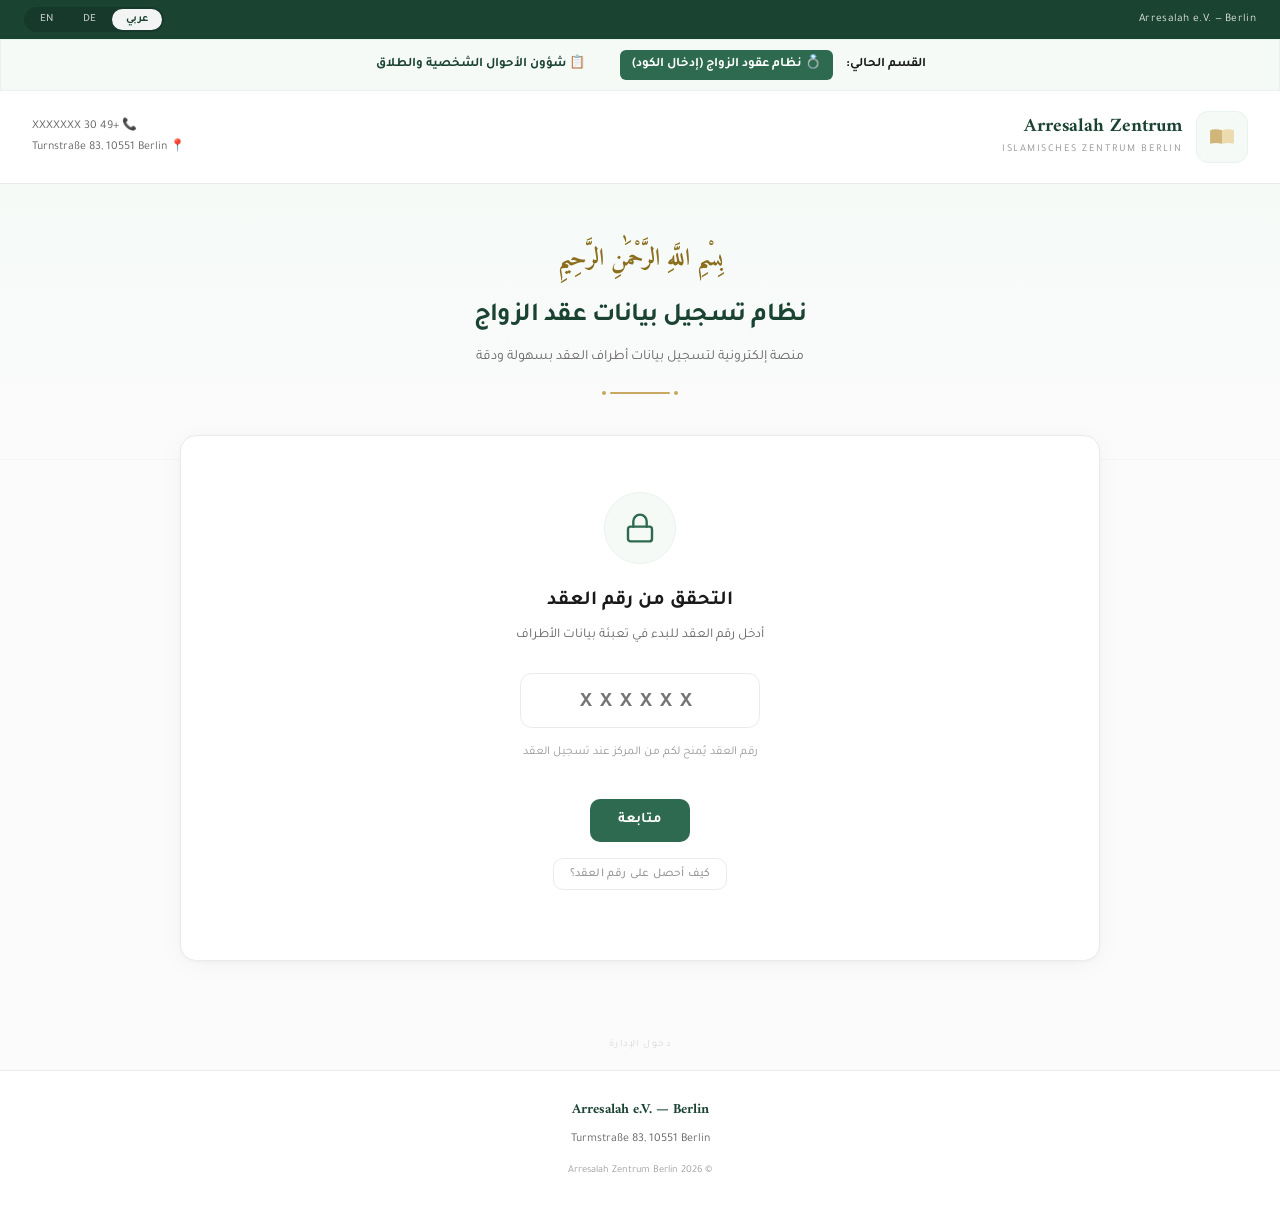
<file: public/index.html>
<!DOCTYPE html>
<html lang="ar" dir="rtl">
<head>
<meta charset="UTF-8">
<meta name="viewport" content="width=device-width, initial-scale=1.0">
<meta http-equiv="Cache-Control" content="no-cache, no-store, must-revalidate">
<meta http-equiv="Pragma" content="no-cache">
<meta http-equiv="Expires" content="0">
<title>Arresalah Zentrum Berlin - نظام تسجيل العقد</title>
<link rel="preconnect" href="https://fonts.googleapis.com">
<link rel="preconnect" href="https://fonts.gstatic.com" crossorigin>
<link href="https://fonts.googleapis.com/css2?family=Tajawal:wght@400;500;700;900&family=Amiri:wght@700&display=swap" rel="stylesheet">
<link rel="stylesheet" href="./css/style.css?v=4">
<style>
  /* زر تنقل بسيط وراقي للطلاق دون التأثير على وظائف الزواج الأصلية */
  .system-switcher {
    text-align: center;
    background: var(--green-ultra, #f5faf7);
    border: 1px solid var(--green-pale, #e8f3ed);
    padding: 10px;
    font-size: 13px;
    font-weight: 600;
  }
  .system-switcher a {
    color: var(--green-dark, #1b4332);
    text-decoration: none;
    margin: 0 10px;
    padding: 4px 12px;
    border-radius: 6px;
    display: inline-block;
    transition: all 0.2s;
  }
  .system-switcher a.active {
    background: var(--green, #2d6a4f);
    color: #fff;
  }
  .system-switcher a:hover {
    background: var(--green-pale, #e8f3ed);
  }
</style>
</head>
<body>

<div class="topbar">
  <div>Arresalah e.V. — Berlin</div>
  <div class="lang-switcher">
    <button class="lang-btn active" data-lang="ar" onclick="setLanguage('ar')">عربي</button>
    <button class="lang-btn" data-lang="de" onclick="setLanguage('de')">DE</button>
    <button class="lang-btn" data-lang="en" onclick="setLanguage('en')">EN</button>
  </div>
</div>

<!-- شريط التنقل الهادئ بين الزواج والطلاق -->
<div class="system-switcher">
  <span>القسم الحالي:</span>
  <a href="./index.html" class="active">💍 نظام عقود الزواج (إدخال الكود)</a>
  <a href="./divorce-admin.html">📋 شؤون الأحوال الشخصية والطلاق</a>
</div>

<header class="site-header">
  <div class="brand">
    <div class="brand-logo">
      <svg viewBox="0 0 100 100" xmlns="http://www.w3.org/2000/svg">
        <path d="M 50 30 Q 30 25 15 30 L 15 70 Q 30 65 50 70 Z" fill="#c9a961" opacity="0.85"/>
        <path d="M 50 30 Q 70 25 85 30 L 85 70 Q 70 65 50 70 Z" fill="#e9d5a1" opacity="0.85"/>
        <path d="M 55 20 A 12 12 0 1 0 55 44 A 9 9 0 1 1 55 20 Z" fill="#2d6a4f"/>
      </svg>
    </div>
    <div class="brand-text">
      <h1 data-i18n="brandName">Arresalah Zentrum</h1>
      <p data-i18n="brandSub">Islamisches Zentrum Berlin</p>
    </div>
  </div>
  <div class="header-contact">
    <strong>📞</strong> +49 30 XXXXXXX<br>
    <strong>📍</strong> Turnstraße 83, 10551 Berlin
  </div>
</header>

<section class="hero">
  <div class="hero-content">
    <div class="bismillah" data-i18n="bismillah">بِسْمِ اللَّهِ الرَّحْمَٰنِ الرَّحِيمِ</div>
    <h2 data-i18n="heroTitle">نظام تسجيل بيانات عقد الزواج</h2>
    <p data-i18n="heroSub">منصة إلكترونية لتسجيل بيانات أطراف العقد بسهولة ودقة</p>
    <div class="hero-ornament"></div>
  </div>
</section>

<main class="container">

  <!-- شاشة التحقق من كود العقد (الأساسية للزواج)[span_3](start_span)[span_3](end_span) -->
  <section id="verifyScreen">
    <div class="verify-icon">
      <svg viewBox="0 0 24 24" fill="none" stroke="currentColor" stroke-width="1.8" stroke-linecap="round" stroke-linejoin="round">
        <rect x="3" y="11" width="18" height="11" rx="2" ry="2"></rect>
        <path d="M7 11V7a5 5 0 0 1 10 0v4"></path>
      </svg>
    </div>
    <h2 data-i18n="verifyTitle">التحقق من رقم العقد</h2>
    <p class="subtitle" data-i18n="verifySub">أدخل رقم العقد للبدء في تعبئة بيانات الأطراف</p>

    <input type="text" id="contractCodeInput" placeholder="XXXXXX" maxlength="6"
           inputmode="text" autocomplete="off" autocapitalize="characters"
           spellcheck="false">

    <p class="helper-text">
      <span data-i18n="helperText">رقم العقد يُمنح لكم من المركز عند تسجيل العقد</span>
    </p>

    <br>
    <button class="btn btn-primary" id="verifyBtn" data-i18n="verifyBtn">متابعة</button>
    <br>
    <button class="btn btn-help" id="helpBtn">
      <span data-i18n="helpBtn">كيف أحصل على رقم العقد؟</span>
    </button>
  </section>

  <!-- شاشة اختيار الأطراف والتقدم[span_4](start_span)[span_4](end_span) -->
  <section id="roleScreen" class="hidden">
    <div class="progress-section">
      <div class="progress-circle" id="progressCircleRole">
        <span id="progressTextRole">0%</span>
      </div>
      <div class="progress-text">
        <h4 data-i18n="progressTitle">اكتمال بيانات العقد</h4>
        <p id="progressSubtextRole">0 / 5</p>
      </div>
    </div>

    <h2 class="screen-title" data-i18n="chooseRole">اختر الطرف لتعبئة بياناته</h2>
    <p class="screen-subtitle" data-i18n="chooseRoleSub">اضغط على أي طرف لبدء التعبئة</p>

    <div class="party-tabs" id="rolePicker"></div>

    <div id="sendArea" class="hidden send-area">
      <div class="contract-date-block">
        <h4 data-i18n="contractDateTitle">تاريخ العقد</h4>
        <div class="date-selects">
          <select id="contractDay"></select>
          <select id="contractMonth"></select>
          <select id="contractYear"></select>
        </div>
      </div>

      <p class="send-msg" data-i18n="allComplete">✓ اكتملت بيانات جميع الأطراف</p>
      <button class="btn btn-gold send-btn" id="submitAllBtn">
        <span data-i18n="sendContract">إرسال العقد إلى المركز</span>
      </button>
    </div>
  </section>

  <!-- شاشة إدخال بيانات الطرف[span_5](start_span)[span_5](end_span) -->
  <section id="inputScreen" class="hidden">
    <div id="partyFormWrap"></div>
  </section>

</main>

<div class="admin-access">
  <a href="./admin.html" class="admin-access-link" data-i18n="adminAccess">دخول الإدارة</a>
</div>

<footer>
  <div class="footer-title">Arresalah e.V. — Berlin</div>
  <div>Turmstraße 83, 10551 Berlin</div>
  <div class="footer-copy">© 2026 Arresalah Zentrum Berlin</div>
</footer>

<div id="helpModal" class="modal-overlay hidden">
  <div class="modal">
    <h3 data-i18n="helpTitle">كيف أحصل على رقم العقد؟</h3>
    <div class="help-list">
      <div class="contact-line">📞 <span data-i18n="helpPhone">اتصل بالمركز: +49 30 XXXXXXX</span></div>
      <div class="contact-line">💬 <span data-i18n="helpWhats">أو راسلنا عبر واتساب</span></div>
      <div class="contact-line">✉️ <span data-i18n="helpEmail">أو راسلنا على البريد الإلكتروني</span></div>
      <div class="help-note">
        <span data-i18n="helpNote">رقم العقد مكوّن من 6 أحرف/أرقام إنجليزية، مثال: A7K9P2</span>
      </div>
    </div>
    <button class="btn btn-gray" onclick="closeHelpModal()" data-i18n="close">إغلاق</button>
  </div>
</div>

<div id="toastContainer"></div>

<script src="./js/i18n.js?v=4"></script>
<script src="./js/app.js?v=4"></script>
</body>
</html>
</file>
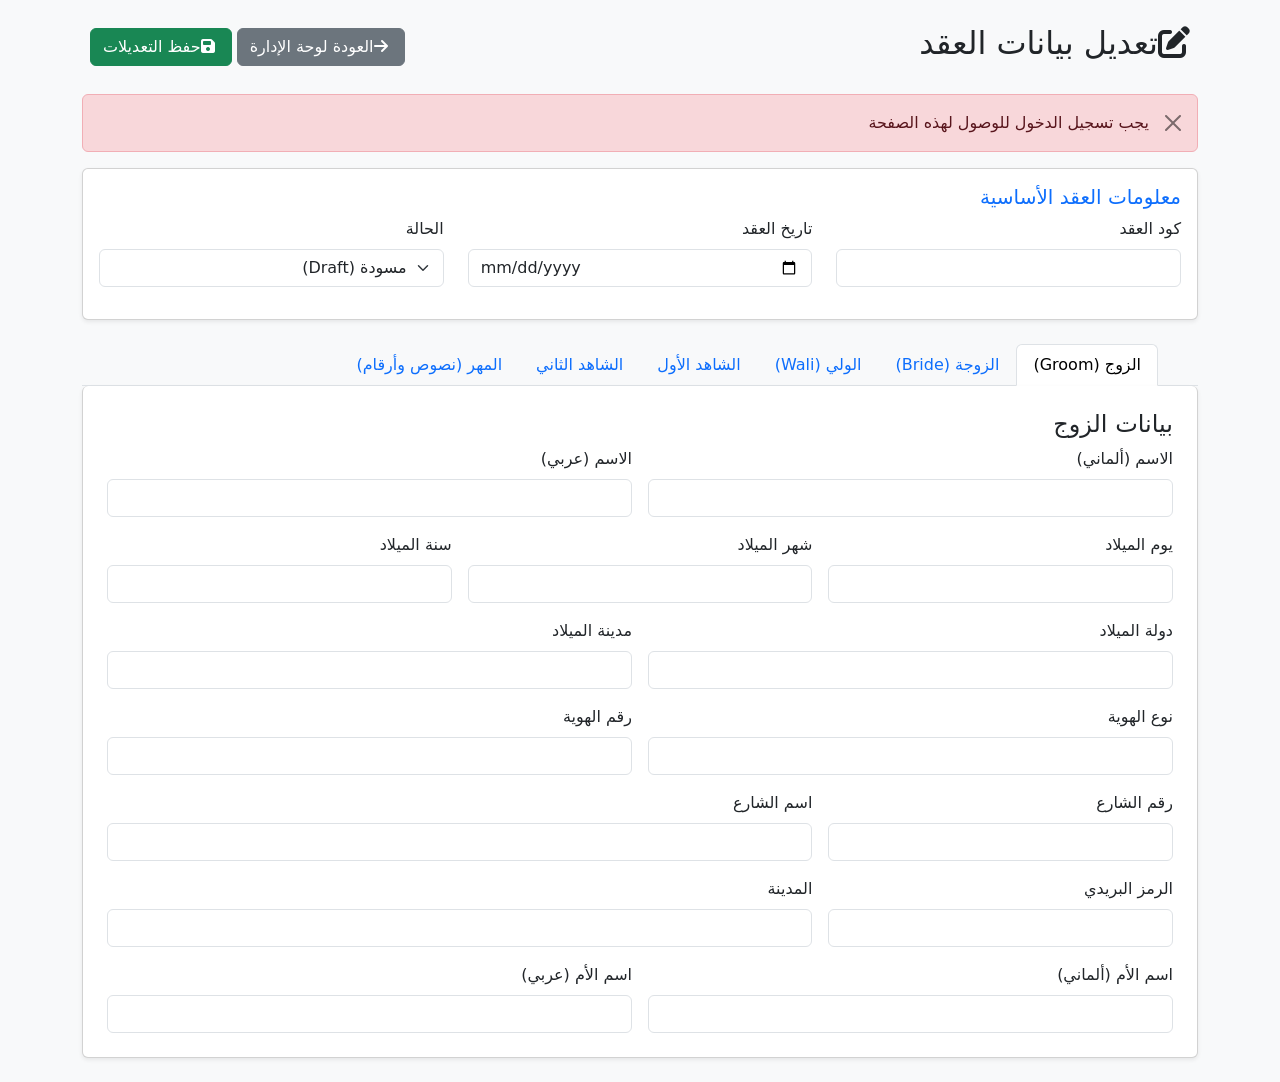
<file: public/admin-edit.html>
<!DOCTYPE html>
<html lang="ar" dir="rtl">
<head>
    <meta charset="UTF-8">
    <meta name="viewport" content="width=device-width, initial-scale=1.0">
    <title>تعديل العقد - Arresalah Zentrum Berlin</title>
    <link href="https://cdn.jsdelivr.net/npm/bootstrap@5.3.2/dist/css/bootstrap.min.css" rel="stylesheet">
    <link rel="stylesheet" href="https://cdnjs.cloudflare.com/ajax/libs/font-awesome/6.4.0/css/all.min.css">
</head>
<body class="bg-light">
    <div class="container py-4">
        <div class="d-flex justify-content-between align-items-center mb-4">
            <h2><i class="fas fa-edit me-2"></i>تعديل بيانات العقد</h2>
            <div>
                <a href="admin.html" class="btn btn-secondary"><i class="fas fa-arrow-right me-1"></i>العودة لوحة الإدارة</a>
                <button type="button" class="btn btn-success ms-2" id="saveAllBtn"><i class="fas fa-save me-1"></i>حفظ التعديلات</button>
            </div>
        </div>

        <div id="alertBox"></div>

        <!-- Contract Meta Info -->
        <div class="card mb-4 shadow-sm">
            <div class="card-body">
                <h5 class="card-title text-primary">معلومات العقد الأساسية</h5>
                <div class="row">
                    <div class="col-md-4 mb-3">
                        <label class="form-label">كود العقد</label>
                        <input type="text" class="form-control" id="contractCode" readonly>
                    </div>
                    <div class="col-md-4 mb-3">
                        <label class="form-label">تاريخ العقد</label>
                        <input type="date" class="form-control" id="contractDate">
                    </div>
                    <div class="col-md-4 mb-3">
                        <label class="form-label">الحالة</label>
                        <select class="form-select" id="contractStatus">
                            <option value="draft">مسودة (Draft)</option>
                            <option value="sent">مكتمل / مرسل (Sent)</option>
                        </select>
                    </div>
                </div>
            </div>
        </div>

        <!-- Tabs Navigation -->
        <ul class="nav nav-tabs" id="editTabs" role="tablist">
            <li class="nav-item" role="presentation">
                <button class="nav-link active" id="groom-tab" data-bs-toggle="tab" data-bs-target="#groom-pane" type="button" role="tab">الزوج (Groom)</button>
            </li>
            <li class="nav-item" role="presentation">
                <button class="nav-link" id="bride-tab" data-bs-toggle="tab" data-bs-target="#bride-pane" type="button" role="tab">الزوجة (Bride)</button>
            </li>
            <li class="nav-item" role="presentation">
                <button class="nav-link" id="wali-tab" data-bs-toggle="tab" data-bs-target="#wali-pane" type="button" role="tab">الولي (Wali)</button>
            </li>
            <li class="nav-item" role="presentation">
                <button class="nav-link" id="witness1-tab" data-bs-toggle="tab" data-bs-target="#witness1-pane" type="button" role="tab">الشاهد الأول</button>
            </li>
            <li class="nav-item" role="presentation">
                <button class="nav-link" id="witness2-tab" data-bs-toggle="tab" data-bs-target="#witness2-pane" type="button" role="tab">الشاهد الثاني</button>
            </li>
            <li class="nav-item" role="presentation">
                <button class="nav-link" id="dowry-tab" data-bs-toggle="tab" data-bs-target="#dowry-pane" type="button" role="tab">المهر (نصوص وأرقام)</button>
            </li>
        </ul>

        <!-- Tabs Content -->
        <div class="tab-content card border-top-0 p-4 shadow-sm" id="editTabContent">
            
            <!-- Groom Pane -->
            <div class="tab-pane fade show active" id="groom-pane" role="tabpanel">
                <h4>بيانات الزوج</h4>
                <div class="row g-3" id="groomForm">
                    <div class="col-md-6"><label class="form-label">الاسم (ألماني)</label><input type="text" class="form-control" data-field="nameDe"></div>
                    <div class="col-md-6"><label class="form-label">الاسم (عربي)</label><input type="text" class="form-control" data-field="nameAr"></div>
                    <div class="col-md-4"><label class="form-label">يوم الميلاد</label><input type="text" class="form-control" data-field="birthDay"></div>
                    <div class="col-md-4"><label class="form-label">شهر الميلاد</label><input type="text" class="form-control" data-field="birthMonth"></div>
                    <div class="col-md-4"><label class="form-label">سنة الميلاد</label><input type="text" class="form-control" data-field="birthYear"></div>
                    <div class="col-md-6"><label class="form-label">دولة الميلاد</label><input type="text" class="form-control" data-field="birthCountry"></div>
                    <div class="col-md-6"><label class="form-label">مدينة الميلاد</label><input type="text" class="form-control" data-field="birthRegion"></div>
                    <div class="col-md-6"><label class="form-label">نوع الهوية</label><input type="text" class="form-control" data-field="idType"></div>
                    <div class="col-md-6"><label class="form-label">رقم الهوية</label><input type="text" class="form-control" data-field="idNumber"></div>
                    <div class="col-md-4"><label class="form-label">رقم الشارع</label><input type="text" class="form-control" data-field="addressNumber"></div>
                    <div class="col-md-8"><label class="form-label">اسم الشارع</label><input type="text" class="form-control" data-field="addressStreet"></div>
                    <div class="col-md-4"><label class="form-label">الرمز البريدي</label><input type="text" class="form-control" data-field="postalCode"></div>
                    <div class="col-md-8"><label class="form-label">المدينة</label><input type="text" class="form-control" data-field="city"></div>
                    <div class="col-md-6"><label class="form-label">اسم الأم (ألماني)</label><input type="text" class="form-control" data-field="motherNameDe"></div>
                    <div class="col-md-6"><label class="form-label">اسم الأم (عربي)</label><input type="text" class="form-control" data-field="motherNameAr"></div>
                </div>
            </div>

            <!-- Bride Pane -->
            <div class="tab-pane fade" id="bride-pane" role="tabpanel">
                <h4>بيانات الزوجة</h4>
                <div class="row g-3" id="brideForm">
                    <div class="col-md-6"><label class="form-label">الاسم (ألماني)</label><input type="text" class="form-control" data-field="nameDe"></div>
                    <div class="col-md-6"><label class="form-label">الاسم (عربي)</label><input type="text" class="form-control" data-field="nameAr"></div>
                    <div class="col-md-4"><label class="form-label">يوم الميلاد</label><input type="text" class="form-control" data-field="birthDay"></div>
                    <div class="col-md-4"><label class="form-label">شهر الميلاد</label><input type="text" class="form-control" data-field="birthMonth"></div>
                    <div class="col-md-4"><label class="form-label">سنة الميلاد</label><input type="text" class="form-control" data-field="birthYear"></div>
                    <div class="col-md-6"><label class="form-label">دولة الميلاد</label><input type="text" class="form-control" data-field="birthCountry"></div>
                    <div class="col-md-6"><label class="form-label">مدينة الميلاد</label><input type="text" class="form-control" data-field="birthRegion"></div>
                    <div class="col-md-6"><label class="form-label">نوع الهوية</label><input type="text" class="form-control" data-field="idType"></div>
                    <div class="col-md-6"><label class="form-label">رقم الهوية</label><input type="text" class="form-control" data-field="idNumber"></div>
                    <div class="col-md-4"><label class="form-label">رقم الشارع</label><input type="text" class="form-control" data-field="addressNumber"></div>
                    <div class="col-md-8"><label class="form-label">اسم الشارع</label><input type="text" class="form-control" data-field="addressStreet"></div>
                    <div class="col-md-4"><label class="form-label">الرمز البريدي</label><input type="text" class="form-control" data-field="postalCode"></div>
                    <div class="col-md-8"><label class="form-label">المدينة</label><input type="text" class="form-control" data-field="city"></div>
                    <div class="col-md-6"><label class="form-label">اسم الأم (ألماني)</label><input type="text" class="form-control" data-field="motherNameDe"></div>
                    <div class="col-md-6"><label class="form-label">اسم الأم (عربي)</label><input type="text" class="form-control" data-field="motherNameAr"></div>
                </div>
            </div>

            <!-- Wali Pane -->
            <div class="tab-pane fade" id="wali-pane" role="tabpanel">
                <h4>بيانات الولي</h4>
                <div class="row g-3" id="waliForm">
                    <div class="col-md-6"><label class="form-label">الاسم (ألماني)</label><input type="text" class="form-control" data-field="nameDe"></div>
                    <div class="col-md-6"><label class="form-label">الاسم (عربي)</label><input type="text" class="form-control" data-field="nameAr"></div>
                    <div class="col-md-4"><label class="form-label">يوم الميلاد</label><input type="text" class="form-control" data-field="birthDay"></div>
                    <div class="col-md-4"><label class="form-label">شهر الميلاد</label><input type="text" class="form-control" data-field="birthMonth"></div>
                    <div class="col-md-4"><label class="form-label">سنة الميلاد</label><input type="text" class="form-control" data-field="birthYear"></div>
                    <div class="col-md-6"><label class="form-label">دولة الميلاد</label><input type="text" class="form-control" data-field="birthCountry"></div>
                    <div class="col-md-6"><label class="form-label">مدينة الميلاد</label><input type="text" class="form-control" data-field="birthRegion"></div>
                    <div class="col-md-6"><label class="form-label">نوع الهوية</label><input type="text" class="form-control" data-field="idType"></div>
                    <div class="col-md-6"><label class="form-label">رقم الهوية</label><input type="text" class="form-control" data-field="idNumber"></div>
                    <div class="col-md-4"><label class="form-label">رقم الشارع</label><input type="text" class="form-control" data-field="addressNumber"></div>
                    <div class="col-md-8"><label class="form-label">اسم الشارع</label><input type="text" class="form-control" data-field="addressStreet"></div>
                    <div class="col-md-4"><label class="form-label">الرمز البريدي</label><input type="text" class="form-control" data-field="postalCode"></div>
                    <div class="col-md-8"><label class="form-label">المدينة</label><input type="text" class="form-control" data-field="city"></div>
                    <div class="col-md-6"><label class="form-label">اسم الأم (ألماني)</label><input type="text" class="form-control" data-field="motherNameDe"></div>
                    <div class="col-md-6"><label class="form-label">اسم الأم (عربي)</label><input type="text" class="form-control" data-field="motherNameAr"></div>
                </div>
            </div>

            <!-- Witness 1 Pane -->
            <div class="tab-pane fade" id="witness1-pane" role="tabpanel">
                <h4>بيانات الشاهد الأول</h4>
                <div class="row g-3" id="witness1Form">
                    <div class="col-md-6"><label class="form-label">الاسم (ألماني)</label><input type="text" class="form-control" data-field="nameDe"></div>
                    <div class="col-md-6"><label class="form-label">الاسم (عربي)</label><input type="text" class="form-control" data-field="nameAr"></div>
                    <div class="col-md-4"><label class="form-label">يوم الميلاد</label><input type="text" class="form-control" data-field="birthDay"></div>
                    <div class="col-md-4"><label class="form-label">شهر الميلاد</label><input type="text" class="form-control" data-field="birthMonth"></div>
                    <div class="col-md-4"><label class="form-label">سنة الميلاد</label><input type="text" class="form-control" data-field="birthYear"></div>
                    <div class="col-md-6"><label class="form-label">دولة الميلاد</label><input type="text" class="form-control" data-field="birthCountry"></div>
                    <div class="col-md-6"><label class="form-label">مدينة الميلاد</label><input type="text" class="form-control" data-field="birthRegion"></div>
                    <div class="col-md-6"><label class="form-label">نوع الهوية</label><input type="text" class="form-control" data-field="idType"></div>
                    <div class="col-md-6"><label class="form-label">رقم الهوية</label><input type="text" class="form-control" data-field="idNumber"></div>
                    <div class="col-md-4"><label class="form-label">رقم الشارع</label><input type="text" class="form-control" data-field="addressNumber"></div>
                    <div class="col-md-8"><label class="form-label">اسم الشارع</label><input type="text" class="form-control" data-field="addressStreet"></div>
                    <div class="col-md-4"><label class="form-label">الرمز البريدي</label><input type="text" class="form-control" data-field="postalCode"></div>
                    <div class="col-md-8"><label class="form-label">المدينة</label><input type="text" class="form-control" data-field="city"></div>
                    <div class="col-md-6"><label class="form-label">اسم الأم (ألماني)</label><input type="text" class="form-control" data-field="motherNameDe"></div>
                    <div class="col-md-6"><label class="form-label">اسم الأم (عربي)</label><input type="text" class="form-control" data-field="motherNameAr"></div>
                </div>
            </div>

            <!-- Witness 2 Pane -->
            <div class="tab-pane fade" id="witness2-pane" role="tabpanel">
                <h4>بيانات الشاهد الثاني</h4>
                <div class="row g-3" id="witness2Form">
                    <div class="col-md-6"><label class="form-label">الاسم (ألماني)</label><input type="text" class="form-control" data-field="nameDe"></div>
                    <div class="col-md-6"><label class="form-label">الاسم (عربي)</label><input type="text" class="form-control" data-field="nameAr"></div>
                    <div class="col-md-4"><label class="form-label">يوم الميلاد</label><input type="text" class="form-control" data-field="birthDay"></div>
                    <div class="col-md-4"><label class="form-label">شهر الميلاد</label><input type="text" class="form-control" data-field="birthMonth"></div>
                    <div class="col-md-4"><label class="form-label">سنة الميلاد</label><input type="text" class="form-control" data-field="birthYear"></div>
                    <div class="col-md-6"><label class="form-label">دولة الميلاد</label><input type="text" class="form-control" data-field="birthCountry"></div>
                    <div class="col-md-6"><label class="form-label">مدينة الميلاد</label><input type="text" class="form-control" data-field="birthRegion"></div>
                    <div class="col-md-6"><label class="form-label">نوع الهوية</label><input type="text" class="form-control" data-field="idType"></div>
                    <div class="col-md-6"><label class="form-label">رقم الهوية</label><input type="text" class="form-control" data-field="idNumber"></div>
                    <div class="col-md-4"><label class="form-label">رقم الشارع</label><input type="text" class="form-control" data-field="addressNumber"></div>
                    <div class="col-md-8"><label class="form-label">اسم الشارع</label><input type="text" class="form-control" data-field="addressStreet"></div>
                    <div class="col-md-4"><label class="form-label">الرمز البريدي</label><input type="text" class="form-control" data-field="postalCode"></div>
                    <div class="col-md-8"><label class="form-label">المدينة</label><input type="text" class="form-control" data-field="city"></div>
                    <div class="col-md-6"><label class="form-label">اسم الأم (ألماني)</label><input type="text" class="form-control" data-field="motherNameDe"></div>
                    <div class="col-md-6"><label class="form-label">اسم الأم (عربي)</label><input type="text" class="form-control" data-field="motherNameAr"></div>
                </div>
            </div>

            <!-- Dowry Pane - Text & Numbers Supported -->
            <div class="tab-pane fade" id="dowry-pane" role="tabpanel">
                <h4>بيانات المهر </h4>
                <div class="row g-3" id="dowryForm">
                    <div class="col-md-6">
                        <label class="form-label">المهر المعجل (Advance Dowry)</label>
                        <input type="text" class="form-control" data-field="amountAdvance" placeholder="مثال: 5000 يورو (خمسة آلاف)">
                    </div>
                    <div class="col-md-6">
                        <label class="form-label">المهر المؤجل (Deferred Dowry)</label>
                        <input type="text" class="form-control" data-field="amountDeferred" placeholder="مثال: مؤجل إلى حين الطلاق أو الوفاة">
                    </div>
                    <div class="col-md-12">
                        <label class="form-label">ملاحظات المهر</label>
                        <textarea class="form-control" data-field="notes" rows="3" placeholder="تفاصيل إضافية..."></textarea>
                    </div>
                </div>
            </div>

        </div>
    </div>

    <script src="https://cdn.jsdelivr.net/npm/bootstrap@5.3.2/dist/js/bootstrap.bundle.min.js"></script>
    <script src="js/admin-edit.js"></script>
</body>
</html>
</file>
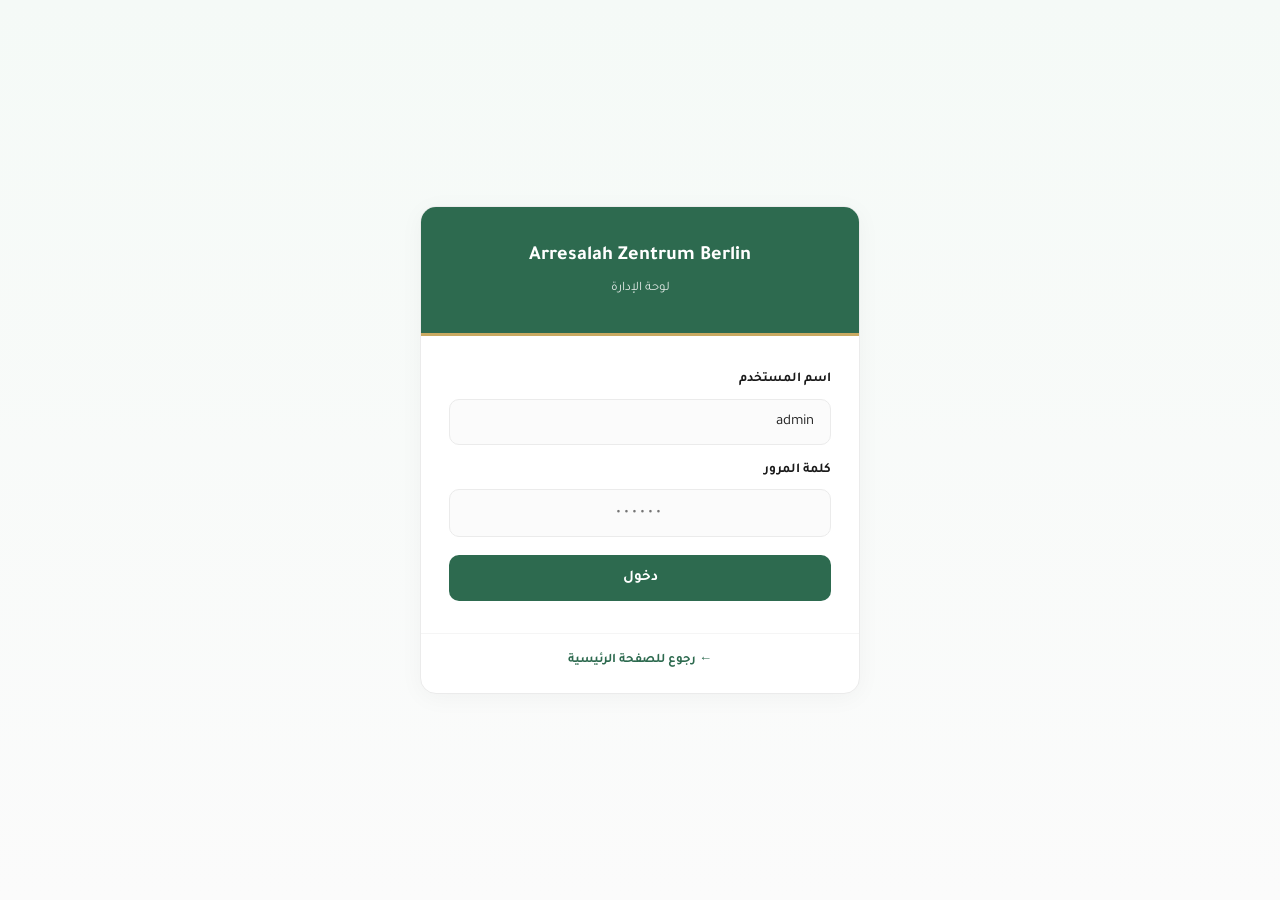
<file: public/admin.html>
<!DOCTYPE html>
<html lang="ar" dir="rtl">
<head>
<meta charset="UTF-8">
<meta name="viewport" content="width=device-width, initial-scale=1.0">
<meta http-equiv="Cache-Control" content="no-cache, no-store, must-revalidate">
<meta http-equiv="Pragma" content="no-cache">
<meta http-equiv="Expires" content="0">
<title>لوحة الإدارة - Arresalah Zentrum Berlin</title>
<link href="https://fonts.googleapis.com/css2?family=Tajawal:wght@400;500;700;900&display=swap" rel="stylesheet">
<link rel="stylesheet" href="./css/admin.css?v=12">
<style>
  #loginScreen { display: none; }
  #adminPanel { display: none; }
</style>
</head>
<body>

<!-- Login Screen -->
<div id="loginScreen" class="login-wrap">
  <div class="login-box">
    <div class="login-header">
      <h1>Arresalah Zentrum Berlin</h1>
      <p>لوحة الإدارة</p>
    </div>

    <div class="login-body">
      <label>اسم المستخدم</label>
      <input type="text" id="usernameInput" placeholder="admin" value="admin"
             autocomplete="username"
             style="text-align:right; letter-spacing:0; margin-bottom:14px;">

      <label>كلمة المرور</label>
      <input type="password" id="passwordInput" placeholder="••••••"
             autocomplete="current-password">

      <button id="loginBtn" class="btn-login">دخول</button>

      <div id="loginMessage" class="message hidden"></div>
    </div>

    <div class="login-footer">
      <a href="./index.html">← رجوع للصفحة الرئيسية</a>
    </div>
  </div>
</div>

<!-- Admin Panel -->
<div id="adminPanel" class="panel-wrap">

  <div class="panel-header">
    <div class="panel-title">
      <h1 data-i18n="admin_title">لوحة الإدارة</h1>
      <span class="badge">Arresalah Zentrum</span>
    </div>
    <div class="panel-actions">
      <div style="display: inline-flex; gap: 8px; margin-left: 15px; align-items: center;">
        <button onclick="toggleDarkMode()" class="btn-secondary" style="padding: 4px 8px; font-size: 14px;" data-i18n="dark_mode">الوضع الليلي 🌙</button>
        <button onclick="changeLanguage('ar')" class="btn-secondary" style="padding: 4px 8px; font-size: 14px;">عربي</button>
        <button onclick="changeLanguage('de')" class="btn-secondary" style="padding: 4px 8px; font-size: 14px;">DE</button>
        <button onclick="changeLanguage('en')" class="btn-secondary" style="padding: 4px 8px; font-size: 14px;">EN</button>
      </div>
      
      <button onclick="refreshData()" class="btn-secondary" data-i18n="btn_refresh">تحديث</button>
      <button onclick="logout()" class="btn-danger" data-i18n="btn_logout">خروج</button>
    </div>
  </div>

  <div id="systemMessage" class="system-message hidden"></div>

  <!-- شريط التبويبات -->
  <div class="admin-tabs">
    <button class="admin-tab active" data-tab="codes" onclick="switchTab('codes')" data-i18n="tab_codes">الأكواد الحالية</button>
    <button class="admin-tab" id="archiveTabBtn" data-tab="archive" onclick="switchTab('archive')" data-i18n="tab_archive">الأرشيف</button>
    <button class="admin-tab" data-tab="trash" onclick="switchTab('trash')" data-i18n="tab_trash">🗑️ المحذوفات</button>
    <button class="admin-tab" data-tab="audit" onclick="switchTab('audit')" data-i18n="tab_audit">🛡️ سجلات التدقيق والأمان</button>
    <button class="admin-tab" data-tab="settings" onclick="switchTab('settings')" data-i18n="tab_settings">الإعدادات</button>
  </div>

  <div class="panel-content">

    <!-- Codes Tab -->
    <div id="tab-codes" class="tab-content">
      <div class="card">
        <div class="card-header"><h2 data-i18n="tab_codes">أكواد العقود</h2></div>
        <div class="card-body no-padding">
          <table class="codes-table">
            <thead>
              <tr>
                <th style="width:60px;">#</th>
                <th style="width:150px;">الكود</th>
                <th data-i18n="table_status">الحالة</th>
                <th style="width:160px;" data-i18n="table_actions">إجراءات</th>
              </tr>
            </thead>
            <tbody id="codesBody">
              <tr><td colspan="4" class="loading-cell">جارٍ التحميل...</td></tr>
            </tbody>
          </table>
        </div>
      </div>
    </div>

    <!-- Archive Tab -->
    <div id="tab-archive" class="tab-content hidden">
      <div class="card">
        <div class="card-header"><h2 data-i18n="archive_title_sent">البحث في الأرشيف</h2></div>
        <div class="card-body">
          <div class="search-bar">
            <input type="text" id="archiveSearch" data-i18n="archive_search_placeholder" placeholder="ابحث بالاسم، الكود، أو رقم الهوية..." oninput="filterArchive()">
            <select id="archiveFilterStatus" onchange="filterArchive()">
              <option value="all" data-i18n="archive_filter_all">الكل</option>
              <option value="sent" data-i18n="archive_filter_sent">مُرسل</option>
              <option value="pending" data-i18n="archive_filter_pending">قيد الانتظار</option>
            </select>
          </div>
        </div>
      </div>

      <div class="card">
        <div class="card-header"><h2 data-i18n="archive_title_sent">العقود المُرسلة (<span id="archiveCount">0</span>)</h2></div>
        <div class="card-body no-padding">
          <div id="archiveBody">
            <div class="loading-cell">جارٍ التحميل...</div>
          </div>
        </div>
      </div>
    </div>

    <!-- Trash Tab -->
    <div id="tab-trash" class="tab-content hidden">
      <div class="card">
        <div class="card-header" style="display:flex; justify-content:space-between; align-items:center;">
          <h2 data-i18n="tab_trash">🗑️ سلة المحذوفات (<span id="trashCount">0</span>)</h2>
          <button onclick="loadTrashLogs()" class="btn-secondary" style="font-size:12px; padding:6px 14px;" data-i18n="btn_refresh">تحديث المحذوفات</button>
        </div>
        <div class="card-body no-padding">
          <table class="codes-table">
            <thead>
              <tr>
                <th style="width:60px;">#</th>
                <th style="width:130px;">الكود</th>
                <th>اسم الطرف الأول / الثاني</th>
                <th style="width:150px;">تاريخ الحذف</th>
                <th style="width:140px;" data-i18n="table_actions">إجراءات</th>
              </tr>
            </thead>
            <tbody id="trashBody">
              <tr><td colspan="5" class="loading-cell">جارٍ تحميل العقود المحذوفة...</td></tr>
            </tbody>
          </table>
        </div>
      </div>
    </div>

    <!-- Audit Tab -->
    <div id="tab-audit" class="tab-content hidden">
      <div class="card">
        <div class="card-header" style="display:flex; justify-content:space-between; align-items:center;">
          <h2 data-i18n="tab_audit">🛡️ سجلات التدقيق والأمان</h2>
          <button onclick="loadAuditLogs()" class="btn-secondary" style="font-size:12px; padding:6px 14px;" data-i18n="btn_refresh">تحديث السجلات</button>
        </div>
        
        <div class="audit-filters-bar">
          <div class="filters-title">تصفية حسب نوع الحركة:</div>
          <div class="audit-filters-group">
            <label><input type="checkbox" class="audit-filter" value="login" checked onchange="filterAuditLogs()"> تسجيل الدخول (login)</label>
            <label><input type="checkbox" class="audit-filter" value="action" checked onchange="filterAuditLogs()"> الإجراءات العامة (action)</label>
            <label><input type="checkbox" class="audit-filter" value="security" checked onchange="filterAuditLogs()"> محاولات أمنية (security)</label>
            <label><input type="checkbox" class="audit-filter" value="auth_fail" checked onchange="filterAuditLogs()"> فشل الدخول (auth_fail)</label>
          </div>
        </div>

        <div class="card-body no-padding">
          <table class="codes-table">
            <thead>
              <tr>
                <th style="width:150px;">التاريخ والوقت</th>
                <th style="width:130px;">الإجراء (Action)</th>
                <th style="width:130px;">المستخدم / النظام</th>
                <th style="width:130px;">عنوان IP</th>
                <th>التفاصيل والبيانات</th>
              </tr>
            </thead>
            <tbody id="auditLogsBody">
              <tr><td colspan="5" class="loading-cell">جارٍ تحميل سجلات الأمان...</td></tr>
            </tbody>
          </table>
        </div>
      </div>
    </div>

    <!-- Settings Tab -->
    <div id="tab-settings" class="tab-content hidden">
      <div class="card">
        <div class="card-header"><h2 data-i18n="settings_title_password">🔐 تغيير كلمة المرور</h2></div>
        <div class="card-body">
          <div class="form-grid">
            <div class="field">
              <label data-i18n="label_old_password">كلمة المرور الحالية</label>
              <input type="password" id="oldPassword" autocomplete="off">
            </div>
            <div class="field">
              <label data-i18n="label_new_password">كلمة المرور الجديدة</label>
              <input type="password" id="newPassword" autocomplete="off">
            </div>
            <div class="field">
              <label data-i18n="label_confirm_password">تأكيد كلمة المرور</label>
              <input type="password" id="confirmPassword" autocomplete="off">
            </div>
          </div>
          <button class="btn-primary" onclick="changePassword()" style="margin-top:15px;" data-i18n="btn_change_password">تغيير كلمة المرور</button>
        </div>
      </div>

      <div class="card">
        <div class="card-header"><h2 data-i18n="settings_title_users">👥 المستخدمون</h2></div>
        <div class="card-body no-padding">
          <table class="codes-table">
            <thead>
              <tr>
                <th data-i18n="table_username">اسم المستخدم</th>
                <th data-i18n="table_fullname">الاسم الكامل</th>
                <th data-i18n="table_role">الصلاحية</th>
                <th data-i18n="table_status">الحالة</th>
                <th style="width:100px;" data-i18n="table_actions">إجراءات</th>
              </tr>
            </thead>
            <tbody id="usersBody">
              <tr><td colspan="5" class="loading-cell">جارٍ التحميل...</td></tr>
            </tbody>
          </table>
        </div>
        <div class="card-body" style="border-top:1px solid #f0f0f0;">
          <h3 class="sub-title" data-i18n="settings_title_add_user">إضافة مستخدم جديد</h3>
          <div class="form-grid">
            <div class="field">
              <label data-i18n="label_new_username">اسم المستخدم</label>
              <input type="text" id="newUsername" placeholder="username" autocomplete="off">
            </div>
            <div class="field">
              <label data-i18n="label_new_password">كلمة المرور</label>
              <input type="password" id="newUserPassword" autocomplete="off">
            </div>
            <div class="field">
              <label data-i18n="label_new_fullname">الاسم الكامل</label>
              <input type="text" id="newFullName" autocomplete="off">
            </div>
            <div class="field">
              <label data-i18n="table_role">الصلاحية</label>
              <select id="newRole">
                <option value="manager">مدير (Manager)</option>
                <option value="user">مستخدم (User)</option>
                <option value="viewer">مشاهدة فقط (Viewer)</option>
                <option value="admin">مشرف (Admin)</option>
              </select>
            </div>
          </div>
          <button class="btn-primary" onclick="createUser()" style="margin-top:15px;" data-i18n="label_btn_add_user">إضافة المستخدم</button>
        </div>
      </div>

      <div class="card">
        <div class="card-header"><h2 data-i18n="settings_title_backup">💾 نسخ احتياطي</h2></div>
        <div class="card-body">
          <p class="hint" data-i18n="backup_desc">تصدير كل العقود والأطراف والمهور بصيغة JSON.</p>
          <button class="btn-primary" onclick="exportBackup()" data-i18n="btn_download_backup">تحميل نسخة احتياطية (JSON)</button>
        </div>
      </div>

      <div class="card">
        <div class="card-header"><h2 data-i18n="settings_title_system">ℹ️ معلومات النظام</h2></div>
        <div class="card-body">
          <div class="info-row"><strong data-i18n="sys_codes_count">عدد الأكواد:</strong><span id="infoCodesCount">—</span></div>
          <div class="info-row"><strong data-i18n="sys_sent_count">عدد العقود المُرسلة:</strong><span id="infoSentCount">—</span></div>
          <div class="info-row"><strong data-i18n="sys_connection">حالة الاتصال:</strong><span style="color:#2d6a4f;" data-i18n="status_connected">✓ متصل</span></div>
          <div class="info-row"><strong data-i18n="sys_version">إصدار الواجهة:</strong><span style="color:#2d6a4f;">v12</span></div>
        </div>
      </div>
    </div>

  </div>
</div>

<!-- Modal -->
<div id="viewModal" class="modal-overlay hidden">
  <div class="modal-box">
    <div class="modal-header">
      <h3 id="modalTitle">تفاصيل العقد</h3>
      <button onclick="closeModal()" class="modal-close">×</button>
    </div>
    <div id="modalContent" class="modal-body"></div>
    <div class="modal-footer">
      <button onclick="printContract()" class="btn-primary">🖨 طباعة</button>
      <button onclick="closeModal()" class="btn-secondary">إغلاق</button>
    </div>
  </div>
</div>

<script src="./js/admin-client.js?v=12"></script>

</body>
</html>
</file>
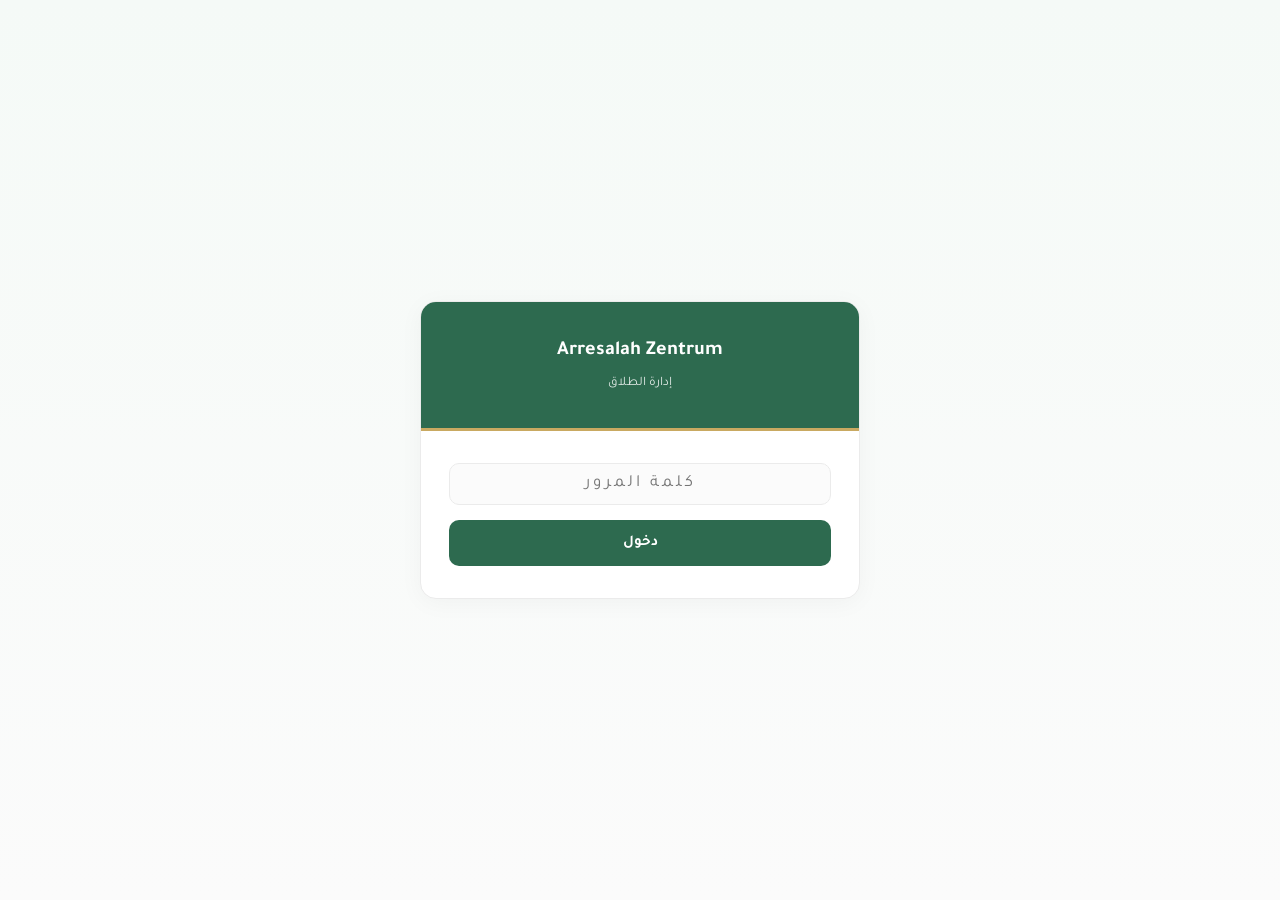
<file: public/divorce-admin.html>
<!DOCTYPE html>
<html lang="ar" dir="rtl">
<head>
<meta charset="UTF-8">
<meta name="viewport" content="width=device-width, initial-scale=1.0">
<title>إدارة الأحوال الشخصية والطلاق - Arresalah Zentrum</title>
<link href="https://fonts.googleapis.com/css2?family=Tajawal:wght@400;500;700;900&display=swap" rel="stylesheet">
<link rel="stylesheet" href="./css/admin.css">
<style>
  #loginScreen, #adminPanel { display: none; }
  .hidden { display: none !important; }
  .field { position: relative; }
  .checkbox-label { font-weight: bold; color: #c0392b; cursor: pointer; display: flex; align-items: center; gap: 8px; font-size: 15px; background: #fff3f3; padding: 10px; border-radius: 6px; border: 1px solid #fadbd8; margin-bottom: 15px; }
  textarea { width: 100%; padding: 10px; border: 1px solid #ccc; border-radius: 6px; font-family: inherit; }
  
  /* =========================================
     تصميم إطارات الإدخال الجديدة (الاحترافية)
  ========================================= */
  .party-card {
    position: relative;
    border: 2px solid #e0e6ed;
    border-radius: 12px;
    padding: 35px 25px 25px;
    background: #ffffff;
    margin-top: 45px;
    margin-bottom: 30px;
    box-shadow: 0 6px 15px rgba(0, 0, 0, 0.04);
    transition: all 0.3s ease;
  }
  .party-card:hover {
    box-shadow: 0 10px 25px rgba(26, 77, 138, 0.1);
    border-color: #1a4d8a;
  }
  .party-title {
    position: absolute;
    top: -18px; /* رفع العنوان ليقطع الإطار في المنتصف */
    left: 0;
    right: 0;
    text-align: center;
    z-index: 10;
  }
  .party-title span {
    background: #1a4d8a;
    color: #ffffff;
    padding: 6px 30px;
    border-radius: 25px;
    font-size: 16px;
    font-weight: 700;
    border: 3px solid #ffffff; /* إطار أبيض لعزل العنوان عن الخط */
    box-shadow: 0 4px 12px rgba(26, 77, 138, 0.25); /* ظل احترافي */
    display: inline-block;
    letter-spacing: 0.5px;
  }

  /* تصميم الأيقونات المتطابق مع الصورة */
  .actions-flex { display: flex; gap: 12px; align-items: center; justify-content: center; flex-direction: row-reverse; }
  .icon-btn {
    width: 44px; height: 44px; border-radius: 12px;
    display: flex; align-items: center; justify-content: center;
    cursor: pointer; transition: 0.2s; padding: 0; outline: none;
  }
  .icon-btn svg { width: 22px; height: 22px; stroke-width: 2.2; stroke-linecap: round; stroke-linejoin: round; }
  
  .icon-view { background: #f0f8f4; border: 1.5px solid #d3ebd8; color: #356b4f; }
  .icon-print { background: #fafafa; border: 1.5px solid #eaeaea; color: #6b6b6b; }
  .icon-edit { background: #fdfaf0; border: 1.5px solid #f2e6b1; color: #9c8022; }
  .icon-delete { background: #fcf0f0; border: 1.5px solid #f7d4d4; color: #c8413b; }
  .icon-restore { background: #f0f7ff; border: 1.5px solid #cce3ff; color: #2b70c9; }
  .icon-btn:hover { filter: brightness(0.95); transform: scale(1.05); }

  /* تنسيق الجدول */
  .id-cell { text-align: center; }
  .id-num { font-size: 18px; font-weight: 700; color: #2d6a4f; }
  .id-code { font-size: 10px; color: #aaa; letter-spacing: 1.5px; display: block; margin-top: 4px; text-transform: uppercase; }
  .codes-table { border-collapse: separate; border-spacing: 0; width: 100%; }
  .codes-table th { color: #666; font-size: 14px; padding: 15px 10px; border-bottom: 2px solid #f0f0f0; }
  .codes-table td { font-weight: 600; color: #333; font-size: 14px; padding: 15px 10px; border-bottom: 1px solid #f5f5f5; text-align: center; vertical-align: middle; }

  /* تصميم نافذة تأكيد الحذف النهائي */
  .modal-overlay { position: fixed; top: 0; left: 0; width: 100%; height: 100%; background: rgba(0,0,0,0.6); display: flex; align-items: center; justify-content: center; z-index: 1000; }
  .modal-box { background: #fff; padding: 30px; border-radius: 12px; width: 90%; max-width: 400px; text-align: center; box-shadow: 0 10px 25px rgba(0,0,0,0.2); }
  .modal-box h3 { color: #c62828; margin-top: 0; font-size: 20px; }
  .modal-box p { color: #555; font-size: 15px; margin-bottom: 20px; line-height: 1.5; }
  .modal-box input { width: 100%; padding: 12px; margin-bottom: 20px; border: 2px solid #ddd; border-radius: 8px; text-align: center; font-size: 22px; font-weight: bold; letter-spacing: 5px; box-sizing: border-box; }
  .modal-box input:focus { outline: none; border-color: #c62828; }
  .modal-actions { display: flex; gap: 10px; justify-content: center; }
  .modal-actions button { padding: 12px; flex: 1; font-size: 15px; font-weight: bold; border-radius: 8px; cursor: pointer; transition: 0.2s; border: none; }
  .modal-actions .btn-cancel { background: #f5f5f5; color: #333; }
  .modal-actions .btn-cancel:hover { background: #e0e0e0; }
  .modal-actions .btn-confirm { background: #c62828; color: #fff; }
  .modal-actions .btn-confirm:hover { background: #b71c1c; }
</style>
</head>
<body>

<div id="loginScreen" class="login-wrap">
  <div class="login-box">
    <div class="login-header"><h1>Arresalah Zentrum</h1><p>إدارة الطلاق</p></div>
    <div class="login-body">
      <input type="password" id="passwordInput" placeholder="كلمة المرور" style="width:100%; padding:10px; margin-bottom:15px;">
      <button onclick="login()" class="btn-login">دخول</button>
    </div>
  </div>
</div>

<div id="deleteConfirmModal" class="modal-overlay hidden">
  <div class="modal-box">
    <h3>تحذير: حذف نهائي!</h3>
    <p>أنت على وشك حذف هذه الوثيقة من النظام بشكل نهائي ولا يمكن التراجع عن هذا الإجراء.<br><br>يرجى إدخال كود التأكيد <b>4321</b> للمتابعة:</p>
    <input type="text" id="deleteCodeInput" placeholder="----" maxlength="4">
    <div class="modal-actions">
      <button class="btn-confirm" onclick="executeHardDelete()">حذف الوثيقة</button>
      <button class="btn-cancel" onclick="closeDeleteModal()">إلغاء</button>
    </div>
  </div>
</div>

<div id="adminPanel" class="panel-wrap">
  <div class="panel-header">
    <div class="panel-title"><h1>إدارة وثائق الطلاق</h1></div>
    <div class="panel-actions">
      <a href="./admin.html" class="btn-secondary" style="text-decoration:none; padding:8px 12px; margin-left:10px;">نظام الزواج</a>
      <button onclick="logout()" class="btn-danger">خروج</button>
    </div>
  </div>

  <div class="admin-tabs">
    <button class="admin-tab active" onclick="switchTab('new')">إصدار / تعديل وثيقة</button>
    <button class="admin-tab" onclick="switchTab('list')">سجل الوثائق</button>
    <button class="admin-tab" onclick="switchTab('trash')" style="color:#c62828;">🗑️ المحذوفات</button>
  </div>

  <div class="panel-content">
    
    <div id="tab-new" class="tab-content">
      
      <!-- إطار تفاصيل الوثيقة -->
      <div class="party-card">
        <div class="party-title"><span>تفاصيل الوثيقة</span></div>
        <div class="form-grid">
          <div class="field"><label>تاريخ الطلاق</label><input type="date" id="divorceDate" min="1900-01-01" max="2099-12-31"></div>
          <div class="field"><label>رقم الوثيقة الكودي (مخفي)</label><input type="text" id="divorceCode" readonly style="background:#f0f0f0;"></div>
          <div class="field" style="grid-column:span 2;"><label>نوع الطلاق / تفاصيل التسوية</label><input type="text" id="divorceType" value="اتفاقي (Einvernehmliche Scheidung)"></div>
        </div>
      </div>
      
      <!-- إطار المطلقة -->
      <div class="party-card">
        <div class="party-title"><span>بيانات المطلقة (Ehefrau)</span></div>
        <div class="form-grid">
          <div class="field"><label>الاسم (بالعربية فقط)</label><input type="text" id="bNameAr" oninput="validateArabic(this)"></div>
          <div class="field"><label>الاسم (بالألمانية فقط)</label><input type="text" id="bNameDe" oninput="validateGerman(this)"></div>
          <div class="field"><label>اسم الأم (بالعربية فقط)</label><input type="text" id="bMotherAr" oninput="validateArabic(this)"></div>
          <div class="field"><label>اسم الأم (بالألمانية فقط)</label><input type="text" id="bMotherDe" oninput="validateGerman(this)"></div>
          <div class="field"><label>تاريخ الميلاد</label><input type="date" id="bBirth" min="1900-01-01" max="2099-12-31"></div>
          <div class="field"><label>رقم الهوية</label><input type="text" id="bId"></div>
          <div class="field" style="grid-column:span 2;"><label>العنوان / Ort</label><input type="text" id="bAddress"></div>
        </div>
      </div>

      <!-- إطار المطلق -->
      <div class="party-card">
        <div class="party-title"><span>بيانات المطلق (Ehemann)</span></div>
        <div class="form-grid">
          <div class="field"><label>الاسم (بالعربية فقط)</label><input type="text" id="gNameAr" oninput="validateArabic(this)"></div>
          <div class="field"><label>الاسم (بالألمانية فقط)</label><input type="text" id="gNameDe" oninput="validateGerman(this)"></div>
          <div class="field"><label>اسم الأم (بالعربية فقط)</label><input type="text" id="gMotherAr" oninput="validateArabic(this)"></div>
          <div class="field"><label>اسم الأم (بالألمانية فقط)</label><input type="text" id="gMotherDe" oninput="validateGerman(this)"></div>
          <div class="field"><label>تاريخ الميلاد</label><input type="date" id="gBirth" min="1900-01-01" max="2099-12-31"></div>
          <div class="field"><label>رقم الهوية</label><input type="text" id="gId"></div>
          <div class="field" style="grid-column:span 2;"><label>العنوان / Ort</label><input type="text" id="gAddress"></div>
        </div>
      </div>

      <!-- إطار الولي والتسوية المالية -->
      <div class="party-card">
        <div class="party-title"><span>الولي، التسوية المالية، والأولاد</span></div>
        <div>
          <label class="checkbox-label"><input type="checkbox" id="waliIsBride" onchange="toggleWali()"> الولي هي الزوجة نفسها (Sie selbst)</label>
          <div class="form-grid" id="waliFields">
            <div class="field"><label>اسم الولي (عربي)</label><input type="text" id="wNameAr" oninput="validateArabic(this)"></div>
            <div class="field"><label>اسم الولي (ألماني)</label><input type="text" id="wNameDe" oninput="validateGerman(this)"></div>
            <div class="field"><label>صلة القرابة (عربي)</label><input type="text" id="wRelAr" placeholder="مثال: الأب، الأخ..."></div>
            <div class="field"><label>صلة القرابة (ألماني)</label><input type="text" id="wRelDe" placeholder="مثال: Vater, Bruder..."></div>
            <div class="field"><label>تاريخ الميلاد</label><input type="date" id="wBirth" min="1900-01-01" max="2099-12-31"></div>
            <div class="field"><label>رقم الهوية</label><input type="text" id="wId"></div>
            <div class="field" style="grid-column:span 2;"><label>العنوان / Ort</label><input type="text" id="wAddress"></div>
          </div>
          <hr style="margin:25px 0; border:1px solid #eee;">
          <div class="form-grid">
            <div class="field"><label>المهر المقدم / التسوية</label><input type="text" id="dPrompt"></div>
            <div class="field"><label>المؤخر / الحقوق</label><input type="text" id="dDeferred"></div>
            <div class="field" style="grid-column:span 2;"><label>ملاحظات إضافية في العقد</label><textarea id="dNotes" rows="2"></textarea></div>
            <div class="field" style="grid-column:span 2;"><label>الأولاد والحضانة</label><textarea id="childrenDetails" rows="2"></textarea></div>
          </div>
        </div>
      </div>

      <!-- إطار الشهود -->
      <div class="party-card">
        <div class="party-title"><span>بيانات الشهود</span></div>
        <div class="form-grid">
          <div class="field"><label>الشاهد الأول (عربي)</label><input type="text" id="w1NameAr" oninput="validateArabic(this)"></div>
          <div class="field"><label>الشاهد الأول (ألماني)</label><input type="text" id="w1NameDe" oninput="validateGerman(this)"></div>
          <div class="field"><label>تاريخ الميلاد</label><input type="date" id="w1Birth" min="1900-01-01" max="2099-12-31"></div>
          <div class="field"><label>رقم الهوية</label><input type="text" id="w1Id"></div>
          <div class="field" style="grid-column:span 2;"><label>العنوان / Ort</label><input type="text" id="w1Address"></div>
          
          <hr style="grid-column:span 2; border:none; border-top:1px dashed #ddd; margin:15px 0;">
          
          <div class="field"><label>الشاهد الثاني (عربي)</label><input type="text" id="w2NameAr" oninput="validateArabic(this)"></div>
          <div class="field"><label>الشاهد الثاني (ألماني)</label><input type="text" id="w2NameDe" oninput="validateGerman(this)"></div>
          <div class="field"><label>تاريخ الميلاد</label><input type="date" id="w2Birth" min="1900-01-01" max="2099-12-31"></div>
          <div class="field"><label>رقم الهوية</label><input type="text" id="w2Id"></div>
          <div class="field" style="grid-column:span 2;"><label>العنوان / Ort</label><input type="text" id="w2Address"></div>
        </div>
      </div>
      
      <button class="btn-primary" onclick="saveContract()" style="width:100%; padding:15px; font-size:16px; margin-top:20px; margin-bottom:50px; border-radius:12px; box-shadow: 0 4px 15px rgba(26, 77, 138, 0.3);">حفظ وتوثيق العقد</button>
    </div>

    <!-- سجل الوثائق النشطة -->
    <div id="tab-list" class="tab-content hidden">
      <div class="card">
        <div class="card-header" style="display:flex; justify-content:space-between; align-items:center;">
          <h2 style="margin:0;">سجل الوثائق المُصدرة</h2><button onclick="loadContracts()" class="btn-secondary">تحديث</button>
        </div>
        <div class="card-body no-padding">
          <table class="codes-table">
            <thead>
              <tr>
                <th style="width:70px;">#</th>
                <th>الزوج</th>
                <th>الزوجة</th>
                <th>تاريخ العقد</th>
                <th style="width:240px;">إجراءات</th>
              </tr>
            </thead>
            <tbody id="contractsBody"></tbody>
          </table>
        </div>
      </div>
    </div>

    <!-- تبويب المحذوفات -->
    <div id="tab-trash" class="tab-content hidden">
      <div class="card" style="border:1px solid #ef9a9a;">
        <div class="card-header" style="display:flex; justify-content:space-between; background:#ffebee;">
          <h2 style="color:#c62828; margin:0;">سلة المحذوفات</h2><button onclick="loadDeletedContracts()" class="btn-secondary">تحديث</button>
        </div>
        <div class="card-body no-padding">
          <table class="codes-table">
            <thead>
              <tr>
                <th style="width:70px;">#</th>
                <th>الزوج</th>
                <th>الزوجة</th>
                <th>تاريخ العقد</th>
                <th style="width:190px;">إجراءات</th>
              </tr>
            </thead>
            <tbody id="deletedContractsBody"></tbody>
          </table>
        </div>
      </div>
    </div>

  </div>
</div>

<script>
  let pwd = sessionStorage.getItem('divorce_pw') || '';
  if(pwd) showPanel(); else document.getElementById('loginScreen').style.display='flex';

  function validateArabic(input) { input.value = input.value.replace(/[a-zA-Z]/g, ''); }
  function validateGerman(input) { input.value = input.value.replace(/[\u0600-\u06FF]/g, ''); }
  function toggleWali() { document.getElementById('waliFields').style.display = document.getElementById('waliIsBride').checked ? 'none' : 'grid'; }

  function switchTab(id) {
    document.querySelectorAll('.admin-tab').forEach(t=>t.classList.remove('active'));
    document.querySelectorAll('.tab-content').forEach(c=>c.classList.add('hidden'));
    const targetBtn = document.querySelector(`button[onclick="switchTab('${id}')"]`);
    if(targetBtn) targetBtn.classList.add('active');
    document.getElementById('tab-'+id).classList.remove('hidden');
    
    if(id === 'new') {
        document.querySelectorAll('input:not([type="checkbox"]), textarea').forEach(el => el.value = '');
        document.getElementById('divorceType').value = 'اتفاقي (Einvernehmliche Scheidung)';
        document.getElementById('waliIsBride').checked = false;
        toggleWali();
    }
    if(id==='list') loadContracts();
    if(id==='trash') loadDeletedContracts();
  }

  async function login() {
    pwd = document.getElementById('passwordInput').value;
    const res = await fetch('/api/divorce', { method:'POST', headers:{'Content-Type':'application/json'}, body:JSON.stringify({action:'login',username:'admin',password:pwd}) });
    if((await res.json()).success) { sessionStorage.setItem('divorce_pw', pwd); showPanel(); } else alert('خطأ في كلمة المرور');
  }

  function showPanel() { document.getElementById('loginScreen').style.display='none'; document.getElementById('adminPanel').style.display='block'; }
  function logout() { sessionStorage.removeItem('divorce_pw'); location.reload(); }

  function toInputDate(d) {
    if(!d) return '';
    if(d.match(/^\d{4}-\d{2}-\d{2}$/)) return d;
    const parts = d.split('.');
    if(parts.length === 3) return `${parts[2]}-${parts[1]}-${parts[0]}`;
    return '';
  }
  
  function formatDisplayDate(d) {
    if(!d) return '—';
    const parts = d.split('-');
    if(parts.length === 3) return `${parts[2]}.${parts[1]}.${parts[0]}`;
    return d;
  }

  const svgView = `<svg viewBox="0 0 24 24" fill="none" stroke="currentColor"><path d="M2 12s3-7 10-7 10 7 10 7-3 7-10 7-10-7-10-7Z"></path><circle cx="12" cy="12" r="3"></circle></svg>`;
  const svgPrint = `<svg viewBox="0 0 24 24" fill="none" stroke="currentColor"><path d="M7 8V4h10v4"></path><rect x="4" y="8" width="16" height="9" rx="2"></rect><path d="M8 17v4h8v-4"></path></svg>`;
  const svgEdit = `<svg viewBox="0 0 24 24" fill="none" stroke="currentColor"><path d="M16 4l4 4-10 10-4 1 1-4L16 4z"></path><line x1="12" y1="20" x2="20" y2="20"></line></svg>`;
  const svgDelete = `<svg viewBox="0 0 24 24" fill="none" stroke="currentColor"><path d="M4 7h16"></path><path d="M9 7V4h6v3"></path><path d="M5 7l1 14h12l1-14"></path><path d="M10 11v6"></path><path d="M14 11v6"></path></svg>`;
  const svgRestore = `<svg viewBox="0 0 24 24" fill="none" stroke="currentColor"><path d="M3 12a9 9 0 1 0 9-9 9.75 9.75 0 0 0-6.74 2.74L3 8"></path><polyline points="3 3 3 8 8 8"></polyline></svg>`;

  async function saveContract() {
    const isBrideWali = document.getElementById('waliIsBride').checked;
    const payload = {
      action:'save', username:'admin', password:pwd, code: document.getElementById('divorceCode').value,
      divorce_date: document.getElementById('divorceDate').value, divorce_type: document.getElementById('divorceType').value,
      bride_name_ar: document.getElementById('bNameAr').value, bride_name_de: document.getElementById('bNameDe').value, bride_birth: document.getElementById('bBirth').value, bride_mother_ar: document.getElementById('bMotherAr').value, bride_mother_de: document.getElementById('bMotherDe').value, bride_id: document.getElementById('bId').value, bride_address: document.getElementById('bAddress').value,
      groom_name_ar: document.getElementById('gNameAr').value, groom_name_de: document.getElementById('gNameDe').value, groom_birth: document.getElementById('gBirth').value, groom_mother_ar: document.getElementById('gMotherAr').value, groom_mother_de: document.getElementById('gMotherDe').value, groom_id: document.getElementById('gId').value, groom_address: document.getElementById('gAddress').value,
      wali_is_bride: isBrideWali, 
      wali_name_ar: document.getElementById('wNameAr').value, wali_name_de: document.getElementById('wNameDe').value, wali_birth: document.getElementById('wBirth').value, wali_id: document.getElementById('wId').value, wali_address: document.getElementById('wAddress').value,
      wali_rel_ar: isBrideWali ? 'الزوجة نفسها' : document.getElementById('wRelAr').value,
      wali_rel_de: isBrideWali ? 'Sie selbst' : document.getElementById('wRelDe').value,
      dowry_prompt: document.getElementById('dPrompt').value, dowry_deferred: document.getElementById('dDeferred').value, dowry_notes: document.getElementById('dNotes').value, children_details: document.getElementById('childrenDetails').value,
      w1_name_ar: document.getElementById('w1NameAr').value, w1_name_de: document.getElementById('w1NameDe').value, w1_birth: document.getElementById('w1Birth').value, w1_id: document.getElementById('w1Id').value, w1_address: document.getElementById('w1Address').value,
      w2_name_ar: document.getElementById('w2NameAr').value, w2_name_de: document.getElementById('w2NameDe').value, w2_birth: document.getElementById('w2Birth').value, w2_id: document.getElementById('w2Id').value, w2_address: document.getElementById('w2Address').value
    };
    const res = await fetch('/api/divorce', { method:'POST', headers:{'Content-Type':'application/json'}, body:JSON.stringify(payload) });
    const data = await res.json();
    if(data.success) { alert('تم الحفظ بنجاح!'); switchTab('list'); } else alert('خطأ: ' + data.message);
  }

  async function loadContracts() {
    const res = await fetch('/api/divorce', { method:'POST', headers:{'Content-Type':'application/json'}, body:JSON.stringify({action:'list',username:'admin',password:pwd}) });
    const data = await res.json();
    document.getElementById('contractsBody').innerHTML = data.contracts.map(c=>`
      <tr>
        <td class="id-cell">
            <span class="id-num">${c.serial_id ? String(c.serial_id).padStart(2, '0') : '—'}</span>
            <span class="id-code">${c.code}</span>
        </td>
        <td>${c.groom_name_de || '—'}</td>
        <td>${c.bride_name_de || '—'}</td>
        <td style="color:#666; letter-spacing:1px;">${formatDisplayDate(c.divorce_date)}</td>
        <td>
          <div class="actions-flex">
            <button title="نقل للمحذوفات" class="icon-btn icon-delete" onclick="softDelete('${c.code}')">${svgDelete}</button>
            <button title="تعديل" class="icon-btn icon-edit" onclick="editContract('${c.code}')">${svgEdit}</button>
            <button title="طباعة" class="icon-btn icon-print" onclick="window.open('./print-divorce.html?code=${c.code}')">${svgPrint}</button>
            <button title="عرض" class="icon-btn icon-view" onclick="window.open('./print-divorce.html?code=${c.code}')">${svgView}</button>
          </div>
        </td>
      </tr>`).join('');
  }

  async function loadDeletedContracts() {
    const res = await fetch('/api/divorce', { method:'POST', headers:{'Content-Type':'application/json'}, body:JSON.stringify({action:'list_deleted',username:'admin',password:pwd}) });
    const data = await res.json();
    document.getElementById('deletedContractsBody').innerHTML = data.contracts.map(c=>`
      <tr>
        <td class="id-cell">
            <span class="id-num" style="color:#c62828;">${c.serial_id ? String(c.serial_id).padStart(2, '0') : '—'}</span>
            <span class="id-code">${c.code}</span>
        </td>
        <td>${c.groom_name_de || '—'}</td>
        <td>${c.bride_name_de || '—'}</td>
        <td style="color:#666; letter-spacing:1px;">${formatDisplayDate(c.divorce_date)}</td>
        <td>
          <div class="actions-flex">
            <button title="حذف نهائي" class="icon-btn icon-delete" onclick="openDeleteModal('${c.code}')">${svgDelete}</button>
            <button title="استرجاع الوثيقة" class="icon-btn icon-restore" onclick="restoreContract('${c.code}')">${svgRestore}</button>
            <button title="عرض" class="icon-btn icon-view" onclick="window.open('./print-divorce.html?code=${c.code}')">${svgView}</button>
          </div>
        </td>
      </tr>`).join('');
  }
  
  async function editContract(code) {
    const res = await fetch('/api/divorce', { method:'POST', headers:{'Content-Type':'application/json'}, body:JSON.stringify({action:'view', code, username:'admin', password:pwd}) });
    const data = await res.json();
    if(data.success) {
      const c = data.contract;
      document.querySelectorAll('.admin-tab').forEach(t=>t.classList.remove('active'));
      document.querySelectorAll('.tab-content').forEach(c=>c.classList.add('hidden'));
      document.querySelector(`button[onclick="switchTab('new')"]`).classList.add('active');
      document.getElementById('tab-new').classList.remove('hidden');

      document.getElementById('divorceCode').value = c.code;
      document.getElementById('divorceDate').value = toInputDate(c.divorce_date);
      document.getElementById('divorceType').value = c.divorce_type || '';
      
      document.getElementById('bNameAr').value = c.bride_name_ar || ''; document.getElementById('bNameDe').value = c.bride_name_de || ''; document.getElementById('bBirth').value = toInputDate(c.bride_birth); document.getElementById('bMotherAr').value = c.bride_mother_ar || ''; document.getElementById('bMotherDe').value = c.bride_mother_de || ''; document.getElementById('bId').value = c.bride_id || ''; document.getElementById('bAddress').value = c.bride_address || '';
      document.getElementById('gNameAr').value = c.groom_name_ar || ''; document.getElementById('gNameDe').value = c.groom_name_de || ''; document.getElementById('gBirth').value = toInputDate(c.groom_birth); document.getElementById('gMotherAr').value = c.groom_mother_ar || ''; document.getElementById('gMotherDe').value = c.groom_mother_de || ''; document.getElementById('gId').value = c.groom_id || ''; document.getElementById('gAddress').value = c.groom_address || '';
      
      document.getElementById('waliIsBride').checked = c.wali_is_bride === 1;
      toggleWali();
      document.getElementById('wNameAr').value = c.wali_name_ar || ''; document.getElementById('wNameDe').value = c.wali_name_de || ''; document.getElementById('wBirth').value = toInputDate(c.wali_birth); document.getElementById('wId').value = c.wali_id || ''; document.getElementById('wAddress').value = c.wali_address || '';
      document.getElementById('wRelAr').value = c.wali_rel_ar || ''; document.getElementById('wRelDe').value = c.wali_rel_de || '';
      
      document.getElementById('dPrompt').value = c.dowry_prompt || ''; document.getElementById('dDeferred').value = c.dowry_deferred || ''; document.getElementById('dNotes').value = c.dowry_notes || ''; document.getElementById('childrenDetails').value = c.children_details || '';
      
      document.getElementById('w1NameAr').value = c.w1_name_ar || ''; document.getElementById('w1NameDe').value = c.w1_name_de || ''; document.getElementById('w1Birth').value = toInputDate(c.w1_birth); document.getElementById('w1Id').value = c.w1_id || ''; document.getElementById('w1Address').value = c.w1_address || '';
      document.getElementById('w2NameAr').value = c.w2_name_ar || ''; document.getElementById('w2NameDe').value = c.w2_name_de || ''; document.getElementById('w2Birth').value = toInputDate(c.w2_birth); document.getElementById('w2Id').value = c.w2_id || ''; document.getElementById('w2Address').value = c.w2_address || '';
      
      window.scrollTo({ top: 0, behavior: 'smooth' });
    }
  }

  async function softDelete(code) {
    if(confirm('هل تريد نقل هذه الوثيقة إلى سلة المحذوفات؟')) {
      await fetch('/api/divorce', { method:'POST', headers:{'Content-Type':'application/json'}, body:JSON.stringify({action:'soft_delete',code,username:'admin',password:pwd}) });
      loadContracts();
    }
  }

  async function restoreContract(code) {
    await fetch('/api/divorce', { method:'POST', headers:{'Content-Type':'application/json'}, body:JSON.stringify({action:'restore',code,username:'admin',password:pwd}) });
    loadDeletedContracts();
  }

  let contractToHardDelete = null;

  function openDeleteModal(code) {
    contractToHardDelete = code;
    document.getElementById('deleteCodeInput').value = '';
    document.getElementById('deleteConfirmModal').classList.remove('hidden');
    setTimeout(() => document.getElementById('deleteCodeInput').focus(), 100);
  }

  function closeDeleteModal() {
    contractToHardDelete = null;
    document.getElementById('deleteConfirmModal').classList.add('hidden');
  }

  async function executeHardDelete() {
    const inputCode = document.getElementById('deleteCodeInput').value;
    if (inputCode !== '4321') {
      alert('كود التأكيد غير صحيح! يرجى إدخال 4321 لإتمام الحذف.');
      return;
    }
    if (contractToHardDelete) {
      await fetch('/api/divorce', { method:'POST', headers:{'Content-Type':'application/json'}, body:JSON.stringify({action:'hard_delete', code:contractToHardDelete, username:'admin', password:pwd}) });
      closeDeleteModal();
      loadDeletedContracts();
    }
  }
</script></body></html>
</file>
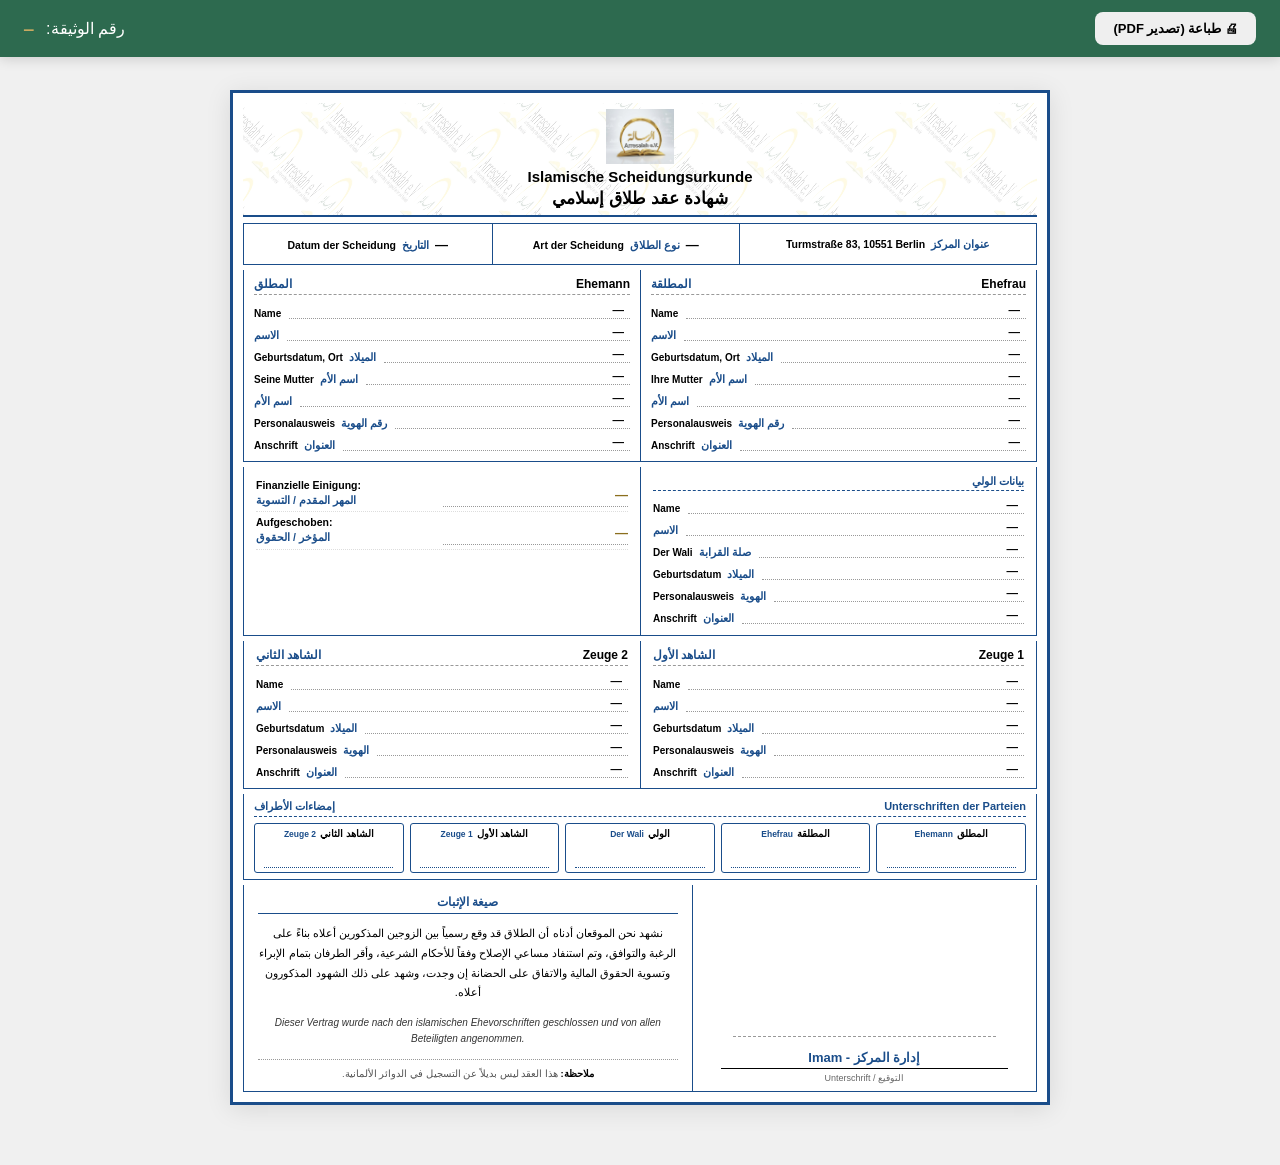
<file: public/print-divorce.html>
<!DOCTYPE html>
<html lang="ar" dir="rtl">
<head>
<meta charset="UTF-8">
<meta name="viewport" content="width=device-width, initial-scale=1.0">
<title>شهادة عقد طلاق - Arresalah Zentrum</title>
<link href="https://fonts.googleapis.com/css2?family=Tajawal:wght@400;500;700;900&display=swap" rel="stylesheet">
<link rel="stylesheet" href="./css/print.css">
<style>
  .cert-header { grid-template-columns: 1fr !important; }
  .cert-header-photo { display: none !important; }
  .cert-info-strip .info-line { justify-content: center !important; }
  
  @media screen { .cert-wrap-screen { margin-top: 70px; } }
  
  @media print {
    @page { size: A4 portrait; margin: 0; }
    html, body { background: #fff; margin: 0 !important; padding: 0 !important; width: 210mm !important; height: 297mm !important; overflow: hidden !important; }
    .toolbar { display: none !important; }
    .cert-wrap-screen { margin: 0 !important; padding: 6mm !important; width: 100% !important; height: 100% !important; box-sizing: border-box !important; }
    .certificate { border: 3px solid #1a4d8a !important; padding: 8px !important; height: 100% !important; box-sizing: border-box !important; overflow: hidden !important; }
    .cert-info-strip, .cert-two-cols, .cert-wali-dowry, .cert-witness-box, .cert-party-signatures { margin-bottom: 4px !important; }
    .cv-row { padding: 1.5px 0 !important; }
    .cert-footer { min-height: 110px !important; }
  }
</style>
</head>
<body>

<div id="toolbar" class="toolbar">
  <button onclick="printDoc()" class="btn-print">🖨 طباعة (تصدير PDF)</button>
  <span class="toolbar-code" style="color:#fff;">رقم الوثيقة: <strong id="toolbarCode">—</strong></span>
</div>

<div class="certificate-wrap cert-wrap-screen">
  <div class="certificate">
    <div class="cert-header">
      <div class="cert-header-center">
        <div class="cert-logo"><img src="./imeges/logo.webp" onerror="this.src='./imeges/logo.png';"></div>
        <div class="cert-header-title-de">Islamische Scheidungsurkunde</div>
        <div class="cert-header-title-ar">شهادة عقد طلاق إسلامي</div>
      </div>
    </div>

    <div class="cert-info-strip">
      <div class="cert-info-cell"><div class="info-line"><span class="label-de">Turmstraße 83, 10551 Berlin</span><span class="label-ar">عنوان المركز</span></div></div>
      <div class="cert-info-cell"><div class="info-line"><span class="label-de">Art der Scheidung</span><span class="label-ar">نوع الطلاق</span><span class="value" id="divorceType">—</span></div></div>
      <div class="cert-info-cell"><div class="info-line"><span class="label-de">Datum der Scheidung</span><span class="label-ar">التاريخ</span><span class="value" id="divorceDate">—</span></div></div>
    </div>

    <div class="cert-two-cols">
      <div class="cert-col">
        <div class="cert-col-title"><span>Ehefrau</span><span class="ar">المطلقة</span></div>
        <div class="cv-row"><div class="cv-label"><span class="cv-label-de">Name</span></div><div class="v-value" id="bNameDe">—</div></div>
        <div class="cv-row"><div class="cv-label"><span class="cv-label-ar">الاسم</span></div><div class="v-value v-ar" id="bNameAr">—</div></div>
        <div class="cv-row"><div class="cv-label"><span class="cv-label-de">Geburtsdatum, Ort</span><span class="cv-label-ar">الميلاد</span></div><div class="v-value" id="bBirth">—</div></div>
        <div class="cv-row"><div class="cv-label"><span class="cv-label-de">Ihre Mutter</span><span class="cv-label-ar">اسم الأم</span></div><div class="v-value" id="bMotherDe">—</div></div>
        <div class="cv-row"><div class="cv-label"><span class="cv-label-ar">اسم الأم</span></div><div class="v-value v-ar" id="bMotherAr">—</div></div>
        <div class="cv-row"><div class="cv-label"><span class="cv-label-de">Personalausweis</span><span class="cv-label-ar">رقم الهوية</span></div><div class="v-value" id="bId">—</div></div>
        <div class="cv-row"><div class="cv-label"><span class="cv-label-de">Anschrift</span><span class="cv-label-ar">العنوان</span></div><div class="v-value" id="bAddress">—</div></div>
      </div>
      <div class="cert-col">
        <div class="cert-col-title"><span>Ehemann</span><span class="ar">المطلق</span></div>
        <div class="cv-row"><div class="cv-label"><span class="cv-label-de">Name</span></div><div class="v-value" id="gNameDe">—</div></div>
        <div class="cv-row"><div class="cv-label"><span class="cv-label-ar">الاسم</span></div><div class="v-value v-ar" id="gNameAr">—</div></div>
        <div class="cv-row"><div class="cv-label"><span class="cv-label-de">Geburtsdatum, Ort</span><span class="cv-label-ar">الميلاد</span></div><div class="v-value" id="gBirth">—</div></div>
        <div class="cv-row"><div class="cv-label"><span class="cv-label-de">Seine Mutter</span><span class="cv-label-ar">اسم الأم</span></div><div class="v-value" id="gMotherDe">—</div></div>
        <div class="cv-row"><div class="cv-label"><span class="cv-label-ar">اسم الأم</span></div><div class="v-value v-ar" id="gMotherAr">—</div></div>
        <div class="cv-row"><div class="cv-label"><span class="cv-label-de">Personalausweis</span><span class="cv-label-ar">رقم الهوية</span></div><div class="v-value" id="gId">—</div></div>
        <div class="cv-row"><div class="cv-label"><span class="cv-label-de">Anschrift</span><span class="cv-label-ar">العنوان</span></div><div class="v-value" id="gAddress">—</div></div>
      </div>
    </div>

    <div class="cert-wali-dowry">
      <div class="wali-dowry-grid">
        <div class="wali-dowry-col">
          <div class="col-subsection-title-light">بيانات الولي</div>
          <div id="waliCompact" style="display:none;">
            <!-- تغيير الكلمات الإنجليزية إلى الألمانية كما طلبت -->
            <div class="cv-row"><div class="cv-label"><span class="cv-label-de">Der Wali</span><span class="cv-label-ar">صلة القرابة</span></div><div class="v-value v-ar">الزوجة نفسها / Sie selbst</div></div>
          </div>
          <div id="waliFull">
            <div class="cv-row"><div class="cv-label"><span class="cv-label-de">Name</span></div><div class="v-value" id="wNameDe">—</div></div>
            <div class="cv-row"><div class="cv-label"><span class="cv-label-ar">الاسم</span></div><div class="v-value v-ar" id="wNameAr">—</div></div>
            <!-- صلة القرابة في حالة إدخال أب أو أخ -->
            <div class="cv-row"><div class="cv-label"><span class="cv-label-de">Der Wali</span><span class="cv-label-ar">صلة القرابة</span></div><div class="v-value v-ar" id="wRel">—</div></div>
            <div class="cv-row"><div class="cv-label"><span class="cv-label-de">Geburtsdatum</span><span class="cv-label-ar">الميلاد</span></div><div class="v-value" id="wBirth">—</div></div>
            <div class="cv-row"><div class="cv-label"><span class="cv-label-de">Personalausweis</span><span class="cv-label-ar">الهوية</span></div><div class="v-value" id="wId">—</div></div>
            <div class="cv-row"><div class="cv-label"><span class="cv-label-de">Anschrift</span><span class="cv-label-ar">العنوان</span></div><div class="v-value" id="wAddress">—</div></div>
          </div>
        </div>
        <div class="wali-dowry-col">
          <div class="wd-row"><div class="wd-label"><span class="wd-label-de">Finanzielle Einigung:</span><span class="wd-label-ar">المهر المقدم / التسوية</span></div><div class="wd-value wd-gold"><span class="wd-value-de" id="dPrompt">—</span></div></div>
          <div class="wd-row"><div class="wd-label"><span class="wd-label-de">Aufgeschoben:</span><span class="wd-label-ar">المؤخر / الحقوق</span></div><div class="wd-value wd-gold"><span class="wd-value-de" id="dDeferred">—</span></div></div>
          <div class="wd-row" id="notesRow" style="display:none;"><div class="wd-label"><span class="wd-label-de">Bemerkungen:</span><span class="wd-label-ar">ملاحظات</span></div><div class="wd-value"><span class="wd-value-ar" id="dNotes"></span></div></div>
        </div>
      </div>
    </div>

    <div class="cert-witness-box">
      <div class="cert-witness-col">
        <div class="cert-witness-title"><span>Zeuge 1</span><span class="ar">الشاهد الأول</span></div>
        <div class="cv-row"><div class="cv-label"><span class="cv-label-de">Name</span></div><div class="v-value" id="w1NameDe">—</div></div>
        <div class="cv-row"><div class="cv-label"><span class="cv-label-ar">الاسم</span></div><div class="v-value v-ar" id="w1NameAr">—</div></div>
        <div class="cv-row"><div class="cv-label"><span class="cv-label-de">Geburtsdatum</span><span class="cv-label-ar">الميلاد</span></div><div class="v-value" id="w1Birth">—</div></div>
        <div class="cv-row"><div class="cv-label"><span class="cv-label-de">Personalausweis</span><span class="cv-label-ar">الهوية</span></div><div class="v-value" id="w1Id">—</div></div>
        <div class="cv-row"><div class="cv-label"><span class="cv-label-de">Anschrift</span><span class="cv-label-ar">العنوان</span></div><div class="v-value" id="w1Address">—</div></div>
      </div>
      <div class="cert-witness-col">
        <div class="cert-witness-title"><span>Zeuge 2</span><span class="ar">الشاهد الثاني</span></div>
        <div class="cv-row"><div class="cv-label"><span class="cv-label-de">Name</span></div><div class="v-value" id="w2NameDe">—</div></div>
        <div class="cv-row"><div class="cv-label"><span class="cv-label-ar">الاسم</span></div><div class="v-value v-ar" id="w2NameAr">—</div></div>
        <div class="cv-row"><div class="cv-label"><span class="cv-label-de">Geburtsdatum</span><span class="cv-label-ar">الميلاد</span></div><div class="v-value" id="w2Birth">—</div></div>
        <div class="cv-row"><div class="cv-label"><span class="cv-label-de">Personalausweis</span><span class="cv-label-ar">الهوية</span></div><div class="v-value" id="w2Id">—</div></div>
        <div class="cv-row"><div class="cv-label"><span class="cv-label-de">Anschrift</span><span class="cv-label-ar">العنوان</span></div><div class="v-value" id="w2Address">—</div></div>
      </div>
    </div>

    <div class="cert-party-signatures">
      <div class="party-signatures-title"><span>Unterschriften der Parteien</span><span class="ar">إمضاءات الأطراف</span></div>
      <div class="party-signatures-grid">
        <div class="party-sig-cell"><div class="sig-label">المطلق<small>Ehemann</small></div><div class="sig-line"></div></div>
        <div class="party-sig-cell"><div class="sig-label">المطلقة<small>Ehefrau</small></div><div class="sig-line"></div></div>
        <div class="party-sig-cell"><div class="sig-label">الولي<small>Der Wali</small></div><div class="sig-line"></div></div>
        <div class="party-sig-cell"><div class="sig-label">الشاهد الأول<small>Zeuge 1</small></div><div class="sig-line"></div></div>
        <div class="party-sig-cell"><div class="sig-label">الشاهد الثاني<small>Zeuge 2</small></div><div class="sig-line"></div></div>
      </div>
    </div>

    <div class="cert-footer">
      <div class="cert-footer-sign"><div class="sign-box"><div class="sign-box-inner"></div></div><div class="sign-label-bottom">إدارة المركز - Imam</div><div class="sign-line"></div><div class="sign-caption">التوقيع / Unterschrift</div></div>
      <div class="cert-footer-text">
        <div class="footer-title">صيغة الإثبات</div>
        <div class="footer-text-ar">
          نشهد نحن الموقعان أدناه أن الطلاق قد وقع رسمياً بين الزوجين المذكورين أعلاه بناءً على الرغبة والتوافق، وتم استنفاد مساعي الإصلاح وفقاً للأحكام الشرعية، وأقر الطرفان بتمام الإبراء وتسوية الحقوق المالية والاتفاق على الحضانة إن وجدت، وشهد على ذلك الشهود المذكورون أعلاه.
        </div>
        <div id="childrenRow" style="display:none; text-align:center; font-weight:bold; font-size:12px; margin: 5px 0; color:#1a4d8a;"></div>
        <div class="footer-text-de">Dieser Vertrag wurde nach den islamischen Ehevorschriften geschlossen und von allen Beteiligten angenommen.</div>
        <div class="footer-note-center"><strong>ملاحظة:</strong> هذا العقد ليس بديلاً عن التسجيل في الدوائر الألمانية.</div>
      </div>
    </div>

  </div>
</div>

<script>
  function printDoc() {
    const code = document.getElementById('toolbarCode').textContent;
    const oldTitle = document.title;
    document.title = "شهادة_عقد_طلاق_" + code;
    window.print();
    setTimeout(() => { document.title = oldTitle; }, 1000);
  }

  // تحويل التاريخ من YYYY-MM-DD إلى DD.MM.YYYY
  function formatD(d) {
    if(!d) return '—';
    const parts = d.split('-');
    if(parts.length === 3) return `${parts[2]}.${parts[1]}.${parts[0]}`;
    return d;
  }

  window.onload = async () => {
    const code = new URLSearchParams(window.location.search).get('code');
    const pwd = sessionStorage.getItem('divorce_pw') || '';
    if(!code) return alert('الكود مفقود');

    const res = await fetch('/api/divorce', { method:'POST', headers:{'Content-Type':'application/json'}, body:JSON.stringify({action:'view', code, username:'admin', password:pwd}) });
    const data = await res.json();
    if(data.success) {
      const c = data.contract;
      document.getElementById('toolbarCode').textContent = c.code;
      document.getElementById('divorceDate').textContent = formatD(c.divorce_date);
      document.getElementById('divorceType').textContent = c.divorce_type || '—';

      ['b','g'].forEach(p => {
        document.getElementById(p+'NameAr').textContent = c[p==='b'?'bride_name_ar':'groom_name_ar'] || '—';
        document.getElementById(p+'NameDe').textContent = c[p==='b'?'bride_name_de':'groom_name_de'] || '—';
        document.getElementById(p+'Birth').textContent = formatD(c[p==='b'?'bride_birth':'groom_birth']);
        document.getElementById(p+'MotherAr').textContent = c[p==='b'?'bride_mother_ar':'groom_mother_ar'] || '—';
        document.getElementById(p+'MotherDe').textContent = c[p==='b'?'bride_mother_de':'groom_mother_de'] || '—';
        document.getElementById(p+'Id').textContent = c[p==='b'?'bride_id':'groom_id'] || '—';
        document.getElementById(p+'Address').textContent = c[p==='b'?'bride_address':'groom_address'] || '—';
      });

      if (c.wali_is_bride) {
        document.getElementById('waliFull').style.display = 'none';
        document.getElementById('waliCompact').style.display = 'block';
      } else {
        document.getElementById('waliFull').style.display = 'block';
        document.getElementById('waliCompact').style.display = 'none';
        document.getElementById('wNameAr').textContent = c.wali_name_ar || '—';
        document.getElementById('wNameDe').textContent = c.wali_name_de || '—';
        document.getElementById('wBirth').textContent = formatD(c.wali_birth);
        document.getElementById('wId').textContent = c.wali_id || '—';
        document.getElementById('wAddress').textContent = c.wali_address || '—';
        document.getElementById('wRel').textContent = (c.wali_rel_ar || '—') + ' / ' + (c.wali_rel_de || '—');
      }

      document.getElementById('dPrompt').textContent = c.dowry_prompt || '—';
      document.getElementById('dDeferred').textContent = c.dowry_deferred || '—';
      if(c.dowry_notes) { document.getElementById('notesRow').style.display = 'flex'; document.getElementById('dNotes').textContent = c.dowry_notes; }
      if(c.children_details) { document.getElementById('childrenRow').style.display = 'block'; document.getElementById('childrenRow').textContent = c.children_details; }

      [1,2].forEach(n => {
        document.getElementById(`w${n}NameAr`).textContent = c[`w${n}_name_ar`] || '—';
        document.getElementById(`w${n}NameDe`).textContent = c[`w${n}_name_de`] || '—';
        document.getElementById(`w${n}Birth`).textContent = formatD(c[`w${n}_birth`]);
        document.getElementById(`w${n}Id`).textContent = c[`w${n}_id`] || '—';
        document.getElementById(`w${n}Address`).textContent = c[`w${n}_address`] || '—';
      });
    }
  };
</script>
</body>
</html>
</file>
<file: public/css/style.css>
/* ============================================================
   Marriage Contract System V3 - Modern Design
   Arresalah Zentrum Berlin
============================================================ */

:root {
  /* Greens - lighter and softer */
  --green: #2d6a4f;
  --green-dark: #1b4332;
  --green-mid: #40916c;
  --green-light: #74c69d;
  --green-pale: #e8f3ed;
  --green-ultra: #f5faf7;

  /* Gold - softer */
  --gold: #c9a961;
  --gold-dark: #8b6f1e;
  --gold-light: #e9d5a1;
  --gold-pale: #fdf9ef;

  /* Neutrals */
  --text: #1a1a1a;
  --text-mid: #666;
  --text-light: #999;
  --border: #ebebeb;
  --border-light: #f5f5f5;
  --bg: #fbfbfb;
  --white: #ffffff;

  /* Status */
  --red: #c0392b;
  --red-pale: #fdf2f0;
}

* { box-sizing: border-box; margin: 0; padding: 0; }

body {
  font-family: 'Tajawal', sans-serif;
  background: var(--bg);
  color: var(--text);
  line-height: 1.7;
  min-height: 100vh;
  -webkit-font-smoothing: antialiased;
}

/* ============================================================
   Topbar
============================================================ */
.topbar {
  background: var(--green-dark);
  color: rgba(255,255,255,0.85);
  padding: 7px 24px;
  font-size: 11.5px;
  display: flex;
  justify-content: space-between;
  align-items: center;
  flex-wrap: wrap;
  gap: 10px;
  letter-spacing: 0.3px;
}

.lang-switcher {
  display: flex;
  gap: 2px;
  background: rgba(0,0,0,0.15);
  padding: 2px;
  border-radius: 20px;
}

.lang-btn {
  background: transparent;
  color: rgba(255,255,255,0.7);
  border: none;
  padding: 4px 14px;
  border-radius: 16px;
  cursor: pointer;
  font-size: 11px;
  font-weight: 500;
  font-family: inherit;
  transition: all 0.2s;
}

.lang-btn:hover { color: #fff; }
.lang-btn.active {
  background: rgba(255,255,255,0.95);
  color: var(--green-dark);
  font-weight: 700;
}

/* ============================================================
   Header
============================================================ */
.site-header {
  background: var(--white);
  border-bottom: 1px solid var(--border);
  padding: 20px 32px;
  display: flex;
  justify-content: space-between;
  align-items: center;
  flex-wrap: wrap;
  gap: 16px;
}

.brand {
  display: flex;
  align-items: center;
  gap: 14px;
}

.brand-logo {
  width: 52px;
  height: 52px;
  border-radius: 12px;
  background: var(--green-ultra);
  display: flex;
  align-items: center;
  justify-content: center;
  border: 1px solid var(--green-pale);
}

.brand-logo svg { width: 34px; height: 34px; }

.brand-text h1 {
  font-family: 'Amiri', serif;
  font-size: 19px;
  color: var(--green-dark);
  font-weight: 700;
  line-height: 1.2;
}

.brand-text p {
  font-size: 10.5px;
  color: var(--text-light);
  letter-spacing: 1.5px;
  text-transform: uppercase;
  margin-top: 2px;
}

.header-contact {
  font-size: 12px;
  color: var(--text-mid);
  text-align: left;
  line-height: 1.8;
}

.header-contact strong {
  color: var(--text);
  font-weight: 600;
}

/* ============================================================
   Hero
============================================================ */
.hero {
  background: linear-gradient(180deg, var(--green-ultra) 0%, var(--bg) 100%);
  text-align: center;
  padding: 55px 20px 65px;
  position: relative;
  border-bottom: 1px solid var(--border-light);
}

.hero-content {
  max-width: 620px;
  margin: 0 auto;
}

.bismillah {
  font-family: 'Amiri', serif;
  font-size: 24px;
  color: var(--gold-dark);
  margin-bottom: 14px;
  font-weight: 700;
}

.hero h2 {
  font-size: 26px;
  color: var(--green-dark);
  font-weight: 700;
  letter-spacing: -0.5px;
  margin-bottom: 8px;
}

.hero p {
  font-size: 14px;
  color: var(--text-mid);
  max-width: 480px;
  margin: 0 auto;
}

.hero-ornament {
  width: 60px;
  height: 2px;
  background: var(--gold);
  margin: 22px auto 0;
  border-radius: 2px;
  position: relative;
}

.hero-ornament::before,
.hero-ornament::after {
  content: '';
  position: absolute;
  top: 50%;
  transform: translateY(-50%);
  width: 4px;
  height: 4px;
  background: var(--gold);
  border-radius: 50%;
}

.hero-ornament::before { left: -8px; }
.hero-ornament::after { right: -8px; }

/* ============================================================
   Container
============================================================ */
.container {
  max-width: 920px;
  margin: -25px auto 40px;
  background: var(--white);
  border-radius: 16px;
  padding: 36px;
  box-shadow: 0 4px 24px rgba(0,0,0,0.04), 0 1px 3px rgba(0,0,0,0.03);
  border: 1px solid var(--border);
  position: relative;
  z-index: 2;
}

/* ============================================================
   Verify Screen
============================================================ */
#verifyScreen {
  text-align: center;
  padding: 20px 10px 30px;
}

.verify-icon {
  width: 72px;
  height: 72px;
  border-radius: 50%;
  background: var(--green-ultra);
  color: var(--green);
  display: inline-flex;
  align-items: center;
  justify-content: center;
  margin-bottom: 20px;
  border: 1px solid var(--green-pale);
}

.verify-icon svg { width: 32px; height: 32px; }

#verifyScreen h2 {
  color: var(--text);
  font-size: 20px;
  font-weight: 700;
  margin-bottom: 6px;
}

#verifyScreen .subtitle {
  color: var(--text-mid);
  font-size: 13.5px;
  margin-bottom: 26px;
}

#contractCodeInput {
  width: 240px;
  padding: 15px 20px;
  font-size: 20px;
  text-align: center;
  letter-spacing: 8px;
  border: 1.5px solid var(--border);
  border-radius: 12px;
  outline: none;
  text-transform: uppercase;
  font-weight: 700;
  color: var(--green-dark);
  transition: all 0.2s;
  background: var(--white);
  font-family: 'Courier New', monospace;
}

#contractCodeInput:focus {
  border-color: var(--green-mid);
  box-shadow: 0 0 0 4px var(--green-pale);
}

.helper-text {
  font-size: 12px;
  color: var(--text-light);
  margin: 14px 0 6px;
  display: flex;
  align-items: center;
  justify-content: center;
  gap: 6px;
}

/* ============================================================
   Buttons
============================================================ */
.btn {
  display: inline-flex;
  align-items: center;
  justify-content: center;
  gap: 6px;
  padding: 13px 28px;
  border-radius: 10px;
  border: none;
  font-family: inherit;
  font-size: 14.5px;
  font-weight: 700;
  cursor: pointer;
  transition: all 0.2s;
  letter-spacing: 0.2px;
  margin: 4px;
}

.btn-primary {
  background: var(--green);
  color: #fff;
}

.btn-primary:hover {
  background: var(--green-dark);
  transform: translateY(-1px);
  box-shadow: 0 6px 16px rgba(45,106,79,0.25);
}

.btn-primary:disabled {
  background: #ccc;
  cursor: not-allowed;
  transform: none;
  box-shadow: none;
}

.btn-gold {
  background: var(--gold);
  color: var(--green-dark);
}

.btn-gold:hover {
  background: var(--gold-light);
  transform: translateY(-1px);
  box-shadow: 0 6px 16px rgba(201,169,97,0.3);
}

.btn-gold:disabled {
  background: #ccc;
  color: #888;
  cursor: not-allowed;
  transform: none;
  box-shadow: none;
}

.btn-gray {
  background: var(--border-light);
  color: var(--text-mid);
}

.btn-gray:hover { background: var(--border); }

.btn-help {
  background: transparent;
  color: var(--text-light);
  border: 1px solid var(--border);
  font-size: 12px;
  padding: 8px 16px;
  font-weight: 500;
  margin-top: 12px;
}

.btn-help:hover {
  color: var(--green);
  border-color: var(--green-light);
  background: var(--green-ultra);
}

.btn-small {
  padding: 8px 16px;
  font-size: 12.5px;
}

/* ============================================================
   Party Tabs
============================================================ */
.party-tabs {
  display: grid;
  grid-template-columns: repeat(5, 1fr);
  gap: 10px;
  margin-bottom: 24px;
}

.party-tab {
  padding: 14px 8px;
  border: 1.5px solid var(--border);
  border-radius: 12px;
  background: var(--white);
  cursor: pointer;
  font-size: 12.5px;
  font-weight: 600;
  color: var(--text-mid);
  text-align: center;
  transition: all 0.2s;
  position: relative;
  font-family: inherit;
}

.party-tab .tab-icon {
  font-size: 20px;
  display: block;
  margin-bottom: 4px;
}

.party-tab:hover {
  border-color: var(--green-light);
  color: var(--green);
  transform: translateY(-2px);
}

.party-tab.active {
  background: var(--green-ultra);
  border-color: var(--green);
  color: var(--green-dark);
}

.party-tab.done {
  background: var(--green-pale);
  border-color: var(--green-light);
  color: var(--green-dark);
}

.party-tab.done::after {
  content: '✓';
  position: absolute;
  top: -6px;
  left: -6px;
  background: var(--green);
  color: #fff;
  width: 20px;
  height: 20px;
  border-radius: 50%;
  font-size: 11px;
  display: flex;
  align-items: center;
  justify-content: center;
  font-weight: bold;
  border: 2px solid var(--white);
}

.party-tab.active.done::after {
  background: var(--gold);
  color: var(--green-dark);
}

/* ============================================================
   Progress
============================================================ */
.progress-section {
  display: flex;
  align-items: center;
  gap: 20px;
  padding: 18px 22px;
  background: var(--green-ultra);
  border-radius: 14px;
  margin-bottom: 24px;
  border: 1px solid var(--green-pale);
}

.progress-circle {
  width: 72px;
  height: 72px;
  border-radius: 50%;
  background: conic-gradient(var(--green) 0%, var(--green-pale) 0%);
  display: flex;
  align-items: center;
  justify-content: center;
  position: relative;
  flex-shrink: 0;
}

.progress-circle::before {
  content: '';
  width: 58px;
  height: 58px;
  background: var(--white);
  border-radius: 50%;
  position: absolute;
}

.progress-circle span {
  position: relative;
  font-size: 15px;
  font-weight: 800;
  color: var(--green-dark);
}

.progress-text h4 {
  font-size: 14px;
  color: var(--green-dark);
  margin-bottom: 2px;
  font-weight: 700;
}

.progress-text p {
  font-size: 12px;
  color: var(--text-mid);
}

/* ============================================================
   Screen Titles
============================================================ */
.screen-title {
  text-align: center;
  color: var(--text);
  margin-bottom: 6px;
  font-size: 17px;
  font-weight: 700;
}

.screen-subtitle {
  text-align: center;
  color: var(--text-mid);
  font-size: 13px;
  margin-bottom: 22px;
}

/* ============================================================
   Form
============================================================ */
.form-grid {
  display: grid;
  grid-template-columns: 1fr 1fr;
  gap: 16px;
}

.form-grid .full { grid-column: 1 / -1; }

.field { position: relative; }

.field label {
  display: block;
  font-size: 13px;
  margin-bottom: 7px;
  color: var(--text);
  font-weight: 600;
}

.field label .req {
  color: var(--red);
  margin-right: 2px;
  font-weight: 700;
}

.field input,
.field select,
.field textarea {
  width: 100%;
  padding: 11px 14px;
  border: 1.5px solid var(--border);
  border-radius: 10px;
  font-size: 14px;
  outline: none;
  transition: all 0.2s;
  font-family: inherit;
  background: var(--white);
  color: var(--text);
}

.field select {
  cursor: pointer;
  appearance: none;
  background-image: url("data:image/svg+xml;charset=UTF-8,%3csvg xmlns='http://www.w3.org/2000/svg' width='12' height='12' viewBox='0 0 24 24' fill='none' stroke='%23888' stroke-width='2' stroke-linecap='round' stroke-linejoin='round'%3e%3cpolyline points='6 9 12 15 18 9'/%3e%3c/svg%3e");
  background-repeat: no-repeat;
  background-position: left 12px center;
  padding-left: 34px;
}

[dir="rtl"] .field select {
  background-position: left 12px center;
}

.field input:focus,
.field select:focus,
.field textarea:focus {
  border-color: var(--green-mid);
  box-shadow: 0 0 0 3px var(--green-pale);
  background: var(--white);
}

.field input.error,
.field select.error,
.field textarea.error {
  border-color: var(--red);
  background: var(--red-pale);
  box-shadow: 0 0 0 3px rgba(192,57,43,0.1);
}

.field textarea {
  resize: vertical;
  min-height: 76px;
}

/* ============================================================
   Date Selects
============================================================ */
.date-selects {
  display: grid;
  grid-template-columns: 1fr 1.5fr 1.2fr;
  gap: 8px;
}

.date-selects select {
  text-align: center;
  padding: 11px 8px;
  font-weight: 600;
  cursor: pointer;
  appearance: none;
  background-image: none;
  padding-left: 8px;
}

[dir="rtl"] .date-selects select {
  background-position: center;
}

/* ============================================================
   Address
============================================================ */
.address-sub {
  display: grid;
  grid-template-columns: 1fr 2fr;
  gap: 10px;
  grid-column: 1 / -1;
}

.address-sub2 {
  display: grid;
  grid-template-columns: 1fr 1fr;
  gap: 10px;
  grid-column: 1 / -1;
}

/* ============================================================
   Section Title
============================================================ */
.section-title {
  grid-column: 1 / -1;
  font-size: 13.5px;
  color: var(--green-dark);
  border-bottom: 1px solid var(--gold-light);
  padding-bottom: 8px;
  margin-top: 14px;
  font-weight: 700;
  display: flex;
  align-items: center;
  gap: 8px;
}

.section-title::before {
  content: '';
  width: 3px;
  height: 14px;
  background: var(--gold);
  border-radius: 2px;
}

/* ============================================================
   Special Box (Wali / Witness)
============================================================ */
.special-box {
  grid-column: 1 / -1;
  padding: 16px 18px;
  background: var(--gold-pale);
  border: 1.5px dashed var(--gold-light);
  border-radius: 12px;
  display: flex;
  align-items: center;
  gap: 12px;
  margin-bottom: 8px;
}

.special-box input[type="checkbox"] {
  width: 22px;
  height: 22px;
  cursor: pointer;
  accent-color: var(--green);
  flex-shrink: 0;
}

.special-box label {
  font-weight: 600;
  color: var(--gold-dark);
  cursor: pointer;
  margin: 0;
  font-size: 14px;
}

.special-info-box {
  grid-column: 1 / -1;
  padding: 24px;
  background: var(--green-ultra);
  border: 1px solid var(--green-pale);
  border-radius: 12px;
  text-align: center;
  font-size: 16px;
  font-weight: 700;
  color: var(--green-dark);
}

.special-info-box::before {
  content: '✓  ';
  color: var(--green);
}

/* ============================================================
   Dowry Box
============================================================ */
.dowry-box {
  grid-column: 1 / -1;
  padding: 20px;
  background: var(--gold-pale);
  border: 1px solid var(--gold-light);
  border-radius: 12px;
  margin-top: 12px;
}

.dowry-box-title {
  color: var(--gold-dark);
  font-size: 14px;
  font-weight: 700;
  margin-bottom: 14px;
  display: flex;
  align-items: center;
  gap: 8px;
  padding-bottom: 10px;
  border-bottom: 1px dashed var(--gold-light);
}

.dowry-fields {
  display: grid;
  grid-template-columns: 1fr 1fr;
  gap: 12px;
}

.dowry-fields .field-full { grid-column: 1 / -1; }

/* ============================================================
   Save Button
============================================================ */
.save-btn-wrap {
  text-align: center;
  margin-top: 26px;
  padding-top: 22px;
  border-top: 1px dashed var(--border);
}

.save-btn {
  padding: 14px 48px;
  font-size: 15.5px;
  border-radius: 30px;
  font-weight: 700;
  transition: all 0.2s;
  border: none;
  font-family: inherit;
  cursor: pointer;
}

.save-btn.incomplete {
  background: var(--red);
  color: #fff;
}

.save-btn.incomplete:hover {
  background: #a52a20;
  box-shadow: 0 6px 18px rgba(192,57,43,0.3);
}

.save-btn.complete {
  background: var(--green);
  color: #fff;
}

.save-btn.complete:hover {
  background: var(--green-dark);
  box-shadow: 0 6px 18px rgba(45,106,79,0.3);
  transform: translateY(-1px);
}

.save-btn:disabled {
  opacity: 0.6;
  cursor: wait;
  transform: none;
}

.save-hint {
  font-size: 12px;
  color: var(--text-light);
  margin-top: 10px;
}

/* ============================================================
   Send Area
============================================================ */
.send-area {
  text-align: center;
  margin-top: 26px;
  padding-top: 24px;
  border-top: 1px dashed var(--border);
}

.contract-date-block {
  background: var(--green-ultra);
  border: 1px solid var(--green-pale);
  border-radius: 12px;
  padding: 20px;
  margin-bottom: 20px;
}

.contract-date-block h4 {
  color: var(--green-dark);
  font-size: 14px;
  font-weight: 700;
  margin-bottom: 14px;
  display: flex;
  align-items: center;
  justify-content: center;
  gap: 8px;
}

.contract-date-block h4::before {
  content: '';
  width: 3px;
  height: 14px;
  background: var(--gold);
  border-radius: 2px;
}

.contract-date-block .date-selects {
  max-width: 400px;
  margin: 0 auto;
}

.contract-date-block .date-selects select {
  background: var(--white);
  border-color: var(--green-pale);
}

.send-msg {
  color: var(--green-dark);
  font-weight: 700;
  margin-bottom: 14px;
  font-size: 15px;
}

.send-btn {
  font-size: 16px;
  padding: 16px 44px;
  border-radius: 30px;
}

/* ============================================================
   Success
============================================================ */
.success-box {
  text-align: center;
  padding: 50px 24px;
  background: var(--green-ultra);
  border-radius: 14px;
  color: var(--green-dark);
  border: 1px solid var(--green-pale);
}

.success-box .big-check {
  font-size: 56px;
  margin-bottom: 16px;
  display: block;
  color: var(--green);
}

.success-box .success-title {
  font-size: 20px;
  font-weight: 700;
  margin-bottom: 10px;
}

.success-box .success-code {
  display: inline-block;
  font-family: 'Courier New', monospace;
  font-size: 16px;
  background: var(--white);
  padding: 8px 18px;
  border-radius: 8px;
  border: 1px solid var(--green-pale);
  color: var(--green-dark);
  font-weight: 700;
  letter-spacing: 2px;
  margin-top: 8px;
}

.success-box small {
  display: block;
  color: var(--text-mid);
  font-size: 13px;
  margin-top: 14px;
}

/* ============================================================
   Admin Access Link
============================================================ */
.admin-access {
  text-align: center;
  padding: 30px 20px 10px;
  margin-top: 20px;
}

.admin-access-link {
  display: inline-flex;
  align-items: center;
  gap: 4px;
  color: var(--text-light);
  text-decoration: none;
  font-size: 10px;
  letter-spacing: 1.5px;
  padding: 6px 14px;
  opacity: 0.35;
  transition: opacity 0.3s;
  cursor: pointer;
  font-weight: 400;
}

.admin-access-link:hover {
  opacity: 0.8;
  color: var(--text-mid);
}

/* ============================================================
   Footer
============================================================ */
footer {
  background: var(--white);
  border-top: 1px solid var(--border);
  color: var(--text-mid);
  text-align: center;
  padding: 26px 20px;
  font-size: 12px;
  line-height: 1.9;
}

.footer-title {
  font-family: 'Amiri', serif;
  font-size: 14px;
  color: var(--green-dark);
  margin-bottom: 4px;
  font-weight: 700;
}

.footer-copy {
  font-size: 10.5px;
  opacity: 0.6;
  margin-top: 10px;
}

/* ============================================================
   Toast
============================================================ */
#toastContainer {
  position: fixed;
  top: 24px;
  left: 50%;
  transform: translateX(-50%);
  z-index: 9999;
  display: flex;
  flex-direction: column;
  gap: 8px;
  pointer-events: none;
}

.toast {
  background: var(--green-dark);
  color: #fff;
  padding: 13px 24px;
  border-radius: 10px;
  font-size: 13.5px;
  box-shadow: 0 8px 24px rgba(0,0,0,0.15);
  max-width: 90vw;
  text-align: center;
  font-weight: 500;
  border-right: 3px solid var(--gold);
  pointer-events: auto;
  animation: toastIn 0.3s ease;
  transition: opacity 0.3s ease;
}

.toast.error {
  background: var(--red);
  border-right-color: var(--gold-light);
}

.toast.success {
  background: var(--green);
  border-right-color: var(--gold);
}

@keyframes toastIn {
  from { opacity: 0; transform: translateY(-12px); }
  to { opacity: 1; transform: translateY(0); }
}

/* ============================================================
   Modal
============================================================ */
.modal-overlay {
  position: fixed;
  inset: 0;
  background: rgba(0,0,0,0.5);
  display: flex;
  align-items: center;
  justify-content: center;
  z-index: 1000;
  padding: 20px;
  backdrop-filter: blur(2px);
}

.modal {
  background: var(--white);
  padding: 30px 26px;
  border-radius: 16px;
  width: 100%;
  max-width: 460px;
  text-align: center;
  box-shadow: 0 20px 60px rgba(0,0,0,0.2);
  max-height: 90vh;
  overflow-y: auto;
}

.modal h3 {
  color: var(--text);
  margin-bottom: 16px;
  font-size: 18px;
  font-weight: 700;
}

.help-list {
  text-align: right;
  direction: rtl;
  background: var(--green-ultra);
  padding: 18px;
  border-radius: 10px;
  font-size: 13px;
  line-height: 2;
  margin-bottom: 18px;
  border: 1px solid var(--green-pale);
}

.help-list .contact-line {
  padding: 7px 0;
  border-bottom: 1px dotted var(--border);
  display: flex;
  align-items: center;
  gap: 10px;
  color: var(--text);
}

.help-list .contact-line:last-child { border-bottom: none; }

.help-note {
  margin-top: 14px;
  padding-top: 12px;
  border-top: 1px solid var(--border);
  font-size: 12px;
  color: var(--text-mid);
}

/* ============================================================
   ✨ Blessing Overlay - رسالة إسلامية للزوجين
============================================================ */
.blessing-overlay {
  position: fixed;
  inset: 0;
  background: rgba(27, 67, 50, 0.92);
  backdrop-filter: blur(10px);
  display: flex;
  align-items: center;
  justify-content: center;
  z-index: 10000;
  opacity: 0;
  transition: opacity 0.5s ease;
  padding: 20px;
}

.blessing-overlay.visible {
  opacity: 1;
}

.blessing-overlay.fading {
  opacity: 0;
  transition: opacity 0.8s ease;
}

.blessing-content {
  text-align: center;
  max-width: 700px;
  padding: 40px 30px;
  animation: blessingFadeIn 0.8s ease;
}

@keyframes blessingFadeIn {
  from {
    opacity: 0;
    transform: translateY(20px) scale(0.95);
  }
  to {
    opacity: 1;
    transform: translateY(0) scale(1);
  }
}

.blessing-line-top,
.blessing-line-bottom {
  width: 100px;
  height: 2px;
  background: linear-gradient(90deg, transparent, var(--gold), transparent);
  margin: 0 auto;
}

.blessing-line-top { margin-bottom: 30px; }
.blessing-line-bottom { margin-top: 30px; }

.blessing-arabic {
  font-family: 'Amiri', serif;
  font-size: 32px;
  font-weight: 700;
  color: var(--gold-light);
  line-height: 2;
  letter-spacing: 0.5px;
  text-shadow: 0 2px 20px rgba(201, 169, 97, 0.3);
  margin-bottom: 20px;
}

.blessing-label {
  font-family: 'Amiri', serif;
  font-size: 20px;
  color: #fff;
  margin-top: 20px;
  opacity: 0.9;
  font-weight: 700;
}

.blessing-check {
  display: inline-flex;
  align-items: center;
  gap: 8px;
  margin-top: 25px;
  padding: 10px 24px;
  background: rgba(255, 255, 255, 0.12);
  border: 1px solid rgba(233, 213, 161, 0.4);
  border-radius: 30px;
  color: var(--gold-light);
  font-size: 14px;
  font-weight: 700;
  letter-spacing: 0.5px;
}

.blessing-check svg {
  width: 18px;
  height: 18px;
  color: #74c69d;
  animation: checkPulse 1.5s ease infinite;
}

@keyframes checkPulse {
  0%, 100% { transform: scale(1); }
  50% { transform: scale(1.15); }
}

/* تحسين العرض على الجوال */
@media (max-width: 640px) {
  .blessing-content {
    padding: 30px 20px;
  }

  .blessing-arabic {
    font-size: 22px;
    line-height: 1.9;
  }

  .blessing-label {
    font-size: 16px;
  }

  .blessing-line-top,
  .blessing-line-bottom {
    width: 70px;
  }

  .blessing-check {
    font-size: 12.5px;
    padding: 8px 18px;
  }
}

/* ============================================================
   Utility
============================================================ */
.hidden { display: none !important; }

/* ============================================================
   Responsive
============================================================ */
@media (max-width: 720px) {
  .party-tabs { grid-template-columns: repeat(3, 1fr); }
  .form-grid { grid-template-columns: 1fr; }
  .address-sub,
  .address-sub2 { grid-template-columns: 1fr; }
  .dowry-fields { grid-template-columns: 1fr; }
  .date-selects { grid-template-columns: 1fr 1fr 1fr; }

  .site-header { padding: 16px 20px; }
  .brand-text h1 { font-size: 17px; }
  .brand-logo { width: 44px; height: 44px; }
  .brand-logo svg { width: 28px; height: 28px; }

  .hero { padding: 40px 20px 50px; }
  .hero h2 { font-size: 21px; }
  .bismillah { font-size: 20px; }

  .container { padding: 24px 20px; margin: -20px 12px 30px; border-radius: 12px; }
  .header-contact { font-size: 11px; }
}

@media (max-width: 480px) {
  .party-tabs { grid-template-columns: repeat(2, 1fr); }
  .party-tab { font-size: 11.5px; padding: 12px 6px; }
  .party-tab .tab-icon { font-size: 18px; }
}

/* ============================================================
   Photo Upload Section
============================================================ */
.photo-section {
  grid-column: 1 / -1;
  margin-top: 20px;
}

.photo-upload-wrap {
  display: flex;
  flex-direction: column;
  align-items: center;
  gap: 14px;
  padding: 20px;
  background: #fbfbfb;
  border: 1.5px dashed #ebebeb;
  border-radius: 12px;
}

.photo-preview {
  width: 140px;
  height: 180px;
  border: 2px solid #ebebeb;
  border-radius: 10px;
  overflow: hidden;
  background: #fff;
  display: flex;
  align-items: center;
  justify-content: center;
  position: relative;
}

.photo-preview img {
  width: 100%;
  height: 100%;
  object-fit: cover;
  display: block;
}

.photo-placeholder {
  display: flex;
  flex-direction: column;
  align-items: center;
  justify-content: center;
  gap: 6px;
  color: #bbb;
  font-size: 12px;
  padding: 20px;
  text-align: center;
}

.photo-placeholder svg {
  width: 40px;
  height: 40px;
  stroke: #ddd;
}

.photo-actions {
  display: flex;
  gap: 10px;
  flex-wrap: wrap;
  justify-content: center;
}

.btn-photo-upload,
.btn-photo-remove {
  display: inline-flex;
  align-items: center;
  gap: 6px;
  padding: 10px 20px;
  border: none;
  border-radius: 8px;
  font-family: inherit;
  font-size: 13px;
  font-weight: 700;
  cursor: pointer;
  transition: all 0.2s;
}

.btn-photo-upload {
  background: #2d6a4f;
  color: #fff;
}

.btn-photo-upload:hover {
  background: #1b4332;
  transform: translateY(-1px);
  box-shadow: 0 4px 12px rgba(45,106,79,0.25);
}

.btn-photo-remove {
  background: #fdf2f0;
  color: #c0392b;
  border: 1px solid #f5d5d0;
}

.btn-photo-remove:hover {
  background: #f5d5d0;
}

.btn-photo-upload svg,
.btn-photo-remove svg {
  width: 16px;
  height: 16px;
}

.photo-hint {
  font-size: 11.5px;
  color: #999;
  text-align: center;
}

@media (max-width: 640px) {
  .photo-preview {
    width: 120px;
    height: 155px;
  }
}

/* ============================================================
   🌙 الوضع الليلي (Dark Mode Styles) - محدث وشامل
============================================================ */
body.dark-mode {
  background-color: #121212 !important;
  color: #e0e0e0 !important;
}

body.dark-mode .card, 
body.dark-mode .panel-wrap,
body.dark-mode .tab-content,
body.dark-mode .modal-content,
body.dark-mode .modal,
body.dark-mode .login-box,
body.dark-mode .container,
body.dark-mode .site-header,
body.dark-mode footer {
  background-color: #1e1e1e !important;
  border-color: #333 !important;
  color: #e0e0e0 !important;
}

body.dark-mode table th {
  background-color: #2c2c2c !important;
  color: #ffffff !important;
  border-bottom: 1px solid #444 !important;
}

body.dark-mode table td {
  border-bottom: 1px solid #333 !important;
  color: #cccccc !important;
}

body.dark-mode input, 
body.dark-mode select,
body.dark-mode textarea {
  background-color: #2c2c2c !important;
  color: #ffffff !important;
  border: 1px solid #555 !important;
}

body.dark-mode .admin-tabs {
  background-color: #181818 !important;
  border-bottom: 1px solid #333 !important;
}

body.dark-mode .admin-tab {
  background-color: #1e1e1e !important;
  color: #aaa !important;
  border-bottom: 2px solid transparent;
}

body.dark-mode .admin-tab.active {
  color: #2ecc71 !important;
  border-bottom: 2px solid #2ecc71 !important;
  background-color: #252525 !important;
}
</file>
<file: public/css/admin.css>
/* ============================================================
   Admin Panel V6 - Full Styles + Checkbox Filters Fix + Dark Mode
============================================================ */

* { box-sizing: border-box; margin: 0; padding: 0; }

body {
  font-family: 'Tajawal', sans-serif;
  background: #fbfbfb;
  color: #1a1a1a;
  min-height: 100vh;
  line-height: 1.7;
  -webkit-font-smoothing: antialiased;
}

.hidden { display: none !important; }

/* ============ Login ============ */
.login-wrap {
  min-height: 100vh;
  display: flex;
  align-items: center;
  justify-content: center;
  padding: 20px;
  background: linear-gradient(180deg, #f5faf7 0%, #fbfbfb 100%);
}

.login-box {
  background: #fff;
  width: 100%;
  max-width: 440px;
  border: 1px solid #ebebeb;
  border-radius: 16px;
  box-shadow: 0 4px 24px rgba(0,0,0,0.04);
  overflow: hidden;
}

.login-header {
  background: #2d6a4f;
  color: #fff;
  padding: 32px 24px;
  text-align: center;
  border-bottom: 3px solid #c9a961;
}

.login-header h1 { font-size: 20px; font-weight: 700; margin-bottom: 5px; }
.login-header p { font-size: 13px; opacity: 0.85; }

.login-body { padding: 32px 28px; }

.login-body label {
  display: block;
  font-size: 13.5px;
  font-weight: 700;
  margin-bottom: 8px;
  color: #1a1a1a;
}

.login-body input {
  width: 100%;
  padding: 13px 16px;
  border: 1.5px solid #ebebeb;
  border-radius: 10px;
  font-size: 15px;
  font-family: inherit;
  outline: none;
  transition: all 0.2s;
  margin-bottom: 18px;
  background: #fbfbfb;
  color: #1a1a1a;
}

.login-body input#passwordInput {
  text-align: center;
  letter-spacing: 3px;
  font-size: 17px;
}

.login-body input:focus {
  border-color: #2d6a4f;
  background: #fff;
  box-shadow: 0 0 0 4px #e8f3ed;
}

.btn-login {
  width: 100%;
  padding: 14px;
  background: #2d6a4f;
  color: #fff;
  border: none;
  border-radius: 10px;
  font-size: 15px;
  font-weight: 700;
  cursor: pointer;
  font-family: inherit;
  transition: all 0.2s;
}

.btn-login:hover { background: #1b4332; }
.btn-login:disabled { background: #ccc; cursor: not-allowed; }

.login-footer {
  padding: 16px 24px 20px;
  text-align: center;
  border-top: 1px solid #f5f5f5;
  font-size: 13px;
}

.login-footer a {
  color: #2d6a4f;
  text-decoration: none;
  font-weight: 600;
}

.login-footer a:hover { text-decoration: underline; }

/* ============ Messages ============ */
.message {
  margin-top: 15px;
  padding: 12px 16px;
  font-size: 13.5px;
  font-weight: 600;
  border-radius: 8px;
  text-align: center;
}

.message.error {
  background: #fdf2f0;
  color: #c0392b;
  border: 1px solid #f5d5d0;
}

.message.success {
  background: #e8f3ed;
  color: #2d6a4f;
  border: 1px solid #c8e0d3;
}

.system-message {
  max-width: 1200px;
  margin: 15px auto 0;
  padding: 14px 20px;
  border-radius: 10px;
  font-size: 13.5px;
  font-weight: 600;
}

.system-message.error {
  background: #fdf2f0;
  color: #c0392b;
  border-right: 4px solid #c0392b;
}

.system-message.success {
  background: #e8f3ed;
  color: #2d6a4f;
  border-right: 4px solid #2d6a4f;
}

/* ============ Panel Header ============ */
.panel-wrap {
  min-height: 100vh;
  background: #fbfbfb;
  padding-bottom: 40px;
}

.panel-header {
  background: #fff;
  border-bottom: 1px solid #ebebeb;
  padding: 18px 32px;
  display: flex;
  justify-content: space-between;
  align-items: center;
  flex-wrap: wrap;
  gap: 15px;
}

.panel-title { display: flex; align-items: center; gap: 12px; }

.panel-title h1 {
  font-size: 19px;
  color: #1a1a1a;
  font-weight: 700;
}

.badge {
  background: #e8f3ed;
  color: #2d6a4f;
  font-size: 11px;
  padding: 4px 12px;
  border-radius: 20px;
  font-weight: 700;
}

.panel-actions { display: flex; gap: 8px; align-items: center; }

/* ============ Tabs ============ */
.admin-tabs {
  max-width: 1200px;
  margin: 20px auto 0;
  padding: 0 32px;
  display: flex;
  gap: 6px;
  border-bottom: 1px solid #ebebeb;
  overflow-x: auto;
}

.admin-tab {
  background: transparent;
  border: none;
  padding: 12px 20px;
  font-family: inherit;
  font-size: 14px;
  font-weight: 700;
  color: #999;
  cursor: pointer;
  border-bottom: 3px solid transparent;
  margin-bottom: -1px;
  transition: all 0.2s;
  white-space: nowrap;
}

.admin-tab:hover { color: #2d6a4f; }

.admin-tab.active {
  color: #2d6a4f;
  border-bottom-color: #c9a961;
}

/* ============ Content ============ */
.panel-content {
  max-width: 1200px;
  margin: 0 auto;
  padding: 24px 32px;
}

.tab-content { animation: fadeIn 0.2s ease; }

@keyframes fadeIn {
  from { opacity: 0; transform: translateY(4px); }
  to { opacity: 1; transform: translateY(0); }
}

/* ============ Cards ============ */
.card {
  background: #fff;
  border: 1px solid #ebebeb;
  border-radius: 12px;
  margin-bottom: 20px;
  overflow: hidden;
}

.card-danger { border-color: #f5d5d0; }

.card-header {
  background: #fafafa;
  border-bottom: 1px solid #f0f0f0;
  padding: 14px 22px;
}

.card-danger .card-header { background: #fdf2f0; }

.card-header h2 {
  font-size: 15px;
  font-weight: 700;
  color: #1a1a1a;
}

.card-danger .card-header h2 { color: #c0392b; }

.card-body { padding: 20px 22px; }
.card-body.no-padding { padding: 0; }

.hint {
  font-size: 13px;
  color: #666;
  margin-bottom: 15px;
  line-height: 1.7;
}

.sub-title {
  font-size: 14px;
  font-weight: 700;
  margin-bottom: 14px;
  color: #1a1a1a;
}

/* ============ Audit Checkbox Filters ============ */
.audit-filters-bar {
  background: #fafafa;
  border-bottom: 1px solid #ebebeb;
  padding: 14px 22px;
}

.audit-filters-bar .filters-title {
  font-size: 13px;
  font-weight: 700;
  color: #444;
  margin-bottom: 10px;
}

.audit-filters-group {
  display: flex;
  gap: 20px;
  flex-wrap: wrap;
  font-size: 13.5px;
  color: #333;
}

.audit-filters-group label {
  display: inline-flex;
  align-items: center;
  gap: 6px;
  cursor: pointer;
  font-weight: 600;
}

.audit-filters-group input[type="checkbox"] {
  accent-color: #2d6a4f;
  width: 16px;
  height: 16px;
  cursor: pointer;
}

/* ============ Codes Table ============ */
.codes-table {
  width: 100%;
  border-collapse: collapse;
  font-size: 13.5px;
  background: #fff;
}

.codes-table th {
  background: #fafafa;
  color: #666;
  padding: 12px 16px;
  text-align: right;
  font-weight: 700;
  font-size: 12.5px;
  border-bottom: 1px solid #ebebeb;
}

.codes-table td {
  padding: 14px 16px;
  border-bottom: 1px solid #f5f5f5;
  vertical-align: middle;
  color: #1a1a1a;
}

.codes-table tr:hover td { background: #fafafa; }
.codes-table tr:last-child td { border-bottom: none; }

.code-value {
  font-family: 'Courier New', monospace;
  font-size: 16px;
  font-weight: 700;
  letter-spacing: 2px;
  color: #2d6a4f;
}

.status-sent { color: #2d6a4f; font-weight: 700; }
.status-available { color: #999; font-weight: 600; }

.loading-cell {
  text-align: center;
  padding: 40px;
  color: #999;
  font-style: italic;
}

/* ============ Search Bar ============ */
.search-bar {
  display: flex;
  gap: 10px;
  flex-wrap: wrap;
}

.search-bar input {
  flex: 1;
  min-width: 200px;
  padding: 12px 16px;
  border: 1.5px solid #ebebeb;
  border-radius: 10px;
  font-size: 14px;
  font-family: inherit;
  outline: none;
  transition: all 0.2s;
  background: #fbfbfb;
}

.search-bar input:focus {
  border-color: #2d6a4f;
  background: #fff;
  box-shadow: 0 0 0 3px #e8f3ed;
}

.search-bar select {
  padding: 12px 16px;
  border: 1.5px solid #ebebeb;
  border-radius: 10px;
  font-size: 14px;
  font-family: inherit;
  background: #fff;
  cursor: pointer;
  outline: none;
}

/* ============ Archive Table ============ */
.archive-table {
  width: 100%;
  border-collapse: collapse;
  font-size: 13.5px;
  background: #fff;
}

.archive-table thead th {
  background: #f7f7f7;
  color: #555;
  padding: 14px 16px;
  text-align: right;
  font-weight: 700;
  font-size: 12.5px;
  border-bottom: 2px solid #ebebeb;
  letter-spacing: 0.3px;
}

.archive-table tbody td {
  padding: 16px;
  border-bottom: 1px solid #f0f0f0;
  vertical-align: middle;
  color: #1a1a1a;
}

.archive-table tbody tr:last-child td { border-bottom: none; }
.archive-table tbody tr:hover { background: #fafafa; }

.serial-cell { text-align: center; }

.serial-num {
  display: block;
  font-family: 'Courier New', monospace;
  font-size: 18px;
  font-weight: 700;
  color: #2d6a4f;
  line-height: 1.2;
}

.code-sub {
  display: block;
  font-family: 'Courier New', monospace;
  font-size: 10px;
  color: #999;
  letter-spacing: 1px;
  margin-top: 3px;
}

.name-cell {
  font-weight: 600;
  color: #1a1a1a;
  font-size: 14px;
}

.date-cell {
  font-family: 'Courier New', monospace;
  color: #666;
  font-size: 13px;
  font-weight: 600;
}

.actions-cell { white-space: nowrap; }
.actions-cell .btn-action { margin-left: 4px; }

/* ============ Form Grid (Settings) ============ */
.form-grid {
  display: grid;
  grid-template-columns: 1fr 1fr;
  gap: 14px;
}

.form-grid .field { min-width: 0; }

.form-grid label {
  display: block;
  font-size: 13px;
  font-weight: 600;
  margin-bottom: 6px;
  color: #333;
}

.form-grid input,
.form-grid select {
  width: 100%;
  padding: 10px 14px;
  border: 1.5px solid #ebebeb;
  border-radius: 8px;
  font-size: 14px;
  font-family: inherit;
  outline: none;
  background: #fbfbfb;
  transition: all 0.2s;
  color: #1a1a1a;
}

.form-grid input:focus,
.form-grid select:focus {
  border-color: #2d6a4f;
  background: #fff;
  box-shadow: 0 0 0 3px #e8f3ed;
}

/* ============ Info Rows ============ */
.info-row {
  display: flex;
  justify-content: space-between;
  padding: 10px 0;
  border-bottom: 1px dotted #f0f0f0;
  font-size: 13.5px;
}

.info-row:last-child { border-bottom: none; }
.info-row strong { color: #666; font-weight: 600; }
.info-row span { color: #1a1a1a; font-weight: 700; }

/* ============ Buttons ============ */
.btn-primary,
.btn-secondary,
.btn-danger,
.btn-action {
  padding: 10px 18px;
  border: none;
  font-family: inherit;
  font-size: 13px;
  font-weight: 700;
  cursor: pointer;
  border-radius: 8px;
  transition: all 0.2s;
}

.btn-primary {
  background: #2d6a4f;
  color: #fff;
}

.btn-primary:hover {
  background: #1b4332;
  transform: translateY(-1px);
  box-shadow: 0 4px 12px rgba(45,106,79,0.2);
}

.btn-secondary {
  background: #f5f5f5;
  color: #333;
  border: 1px solid #ebebeb;
}

.btn-secondary:hover { background: #ebebeb; }

.btn-danger {
  background: #c0392b;
  color: #fff;
}

.btn-danger:hover { background: #a52a20; }

.btn-action {
  background: #f5f5f5;
  color: #333;
  border: 1px solid #ebebeb;
  padding: 6px 14px;
  font-size: 12px;
}

.btn-action:hover {
  background: #e8f3ed;
  color: #2d6a4f;
  border-color: #c8e0d3;
}

.btn-action.danger {
  background: #fdf2f0;
  color: #c0392b;
  border-color: #f5d5d0;
}

.btn-action.danger:hover { background: #f5d5d0; }

.btn-action.gold {
  background: #fdf9ef;
  color: #8b6f1e;
  border-color: #e9d5a1;
}

.btn-action.gold:hover { background: #e9d5a1; }

/* ============ Modal ============ */
.modal-overlay {
  position: fixed;
  inset: 0;
  background: rgba(0,0,0,0.5);
  display: flex;
  align-items: center;
  justify-content: center;
  z-index: 1000;
  padding: 20px;
  backdrop-filter: blur(2px);
}

.modal-box {
  background: #fff;
  width: 100%;
  max-width: 800px;
  max-height: 92vh;
  display: flex;
  flex-direction: column;
  border-radius: 14px;
  overflow: hidden;
  box-shadow: 0 20px 60px rgba(0,0,0,0.25);
}

.modal-header {
  background: #2d6a4f;
  color: #fff;
  padding: 16px 22px;
  display: flex;
  justify-content: space-between;
  align-items: center;
  flex-shrink: 0;
}

.modal-header h3 { font-size: 16px; font-weight: 700; }

.modal-close {
  background: transparent;
  color: #fff;
  border: none;
  font-size: 26px;
  cursor: pointer;
  line-height: 1;
  padding: 0 5px;
  opacity: 0.8;
}

.modal-close:hover { opacity: 1; }

.modal-body {
  padding: 22px;
  overflow-y: auto;
  flex: 1;
}

.modal-footer {
  padding: 16px 22px;
  border-top: 1px solid #f0f0f0;
  display: flex;
  justify-content: center;
  gap: 10px;
  flex-shrink: 0;
}

/* ============ Contract Preview ============ */
.contract-block {
  border: 1px solid #ebebeb;
  border-radius: 10px;
  margin-bottom: 14px;
  overflow: hidden;
}

.contract-block-title {
  background: #fafafa;
  padding: 10px 16px;
  font-weight: 700;
  font-size: 13.5px;
  color: #2d6a4f;
  border-bottom: 1px solid #f0f0f0;
}

.contract-block.gold .contract-block-title {
  background: #fdf9ef;
  color: #8b6f1e;
}

.contract-block-body { padding: 14px 16px; font-size: 13px; }

.contract-row {
  display: flex;
  gap: 10px;
  padding: 6px 0;
  border-bottom: 1px dotted #f5f5f5;
}

.contract-row:last-child { border-bottom: none; }

.contract-row strong {
  color: #666;
  min-width: 160px;
  flex-shrink: 0;
  font-weight: 600;
}

.contract-row span {
  flex: 1;
  word-break: break-word;
  color: #1a1a1a;
}

/* ============ Print ============ */
@media print {
  body * { visibility: hidden; }
  #modalContent, #modalContent * { visibility: visible; }
  #modalContent {
    position: absolute;
    inset: 0;
    padding: 20px;
  }
  .modal-header, .modal-footer { display: none !important; }
  .modal-box { box-shadow: none; max-width: 100%; border-radius: 0; }
  .modal-overlay { background: #fff; }
}

/* ============ Responsive & Icon Buttons ============ */
@media (max-width: 720px) {
  .panel-header { padding: 14px 18px; }
  .panel-title h1 { font-size: 16px; }
  .panel-content { padding: 16px; }
  .admin-tabs { padding: 0 16px; }
  .admin-tab { padding: 10px 14px; font-size: 13px; }

  .codes-table th,
  .codes-table td { padding: 8px; font-size: 12px; }
  .code-value { font-size: 13px; letter-spacing: 1px; }

  .archive-table th,
  .archive-table td { padding: 10px 8px; font-size: 12px; }
  .serial-num { font-size: 15px; }
  .name-cell { font-size: 12.5px; }
  .date-cell { font-size: 11.5px; }

  .actions-cell .btn-action { padding: 4px 8px; font-size: 11px; }

  .contract-row { flex-direction: column; gap: 2px; }
  .contract-row strong { min-width: auto; }

  .search-bar input { min-width: 100%; }

  .form-grid { grid-template-columns: 1fr; }
}

/* ============ Icon Buttons - Archive & Table ============ */
.action-icons {
  display: flex;
  gap: 6px;
  align-items: center;
  justify-content: flex-start;
  flex-wrap: nowrap;
}

.icon-btn {
  width: 34px;
  height: 34px;
  border-radius: 8px;
  border: 1px solid #ebebeb;
  background: #fff;
  display: inline-flex;
  align-items: center;
  justify-content: center;
  cursor: pointer;
  transition: all 0.18s ease;
  padding: 0;
  color: #666;
  flex-shrink: 0;
}

.icon-btn svg {
  display: block;
}

/* معاينة - أخضر */
.icon-btn.view {
  color: #2d6a4f;
  border-color: #c8e0d3;
  background: #f5faf7;
}

.icon-btn.view:hover {
  background: #2d6a4f;
  color: #fff;
  border-color: #2d6a4f;
  transform: translateY(-1px);
  box-shadow: 0 4px 10px rgba(45,106,79,0.25);
}

/* تعديل - ذهبي */
.icon-btn.edit {
  color: #8b6f1e;
  border-color: #e9d5a1;
  background: #fdf9ef;
}

.icon-btn.edit:hover {
  background: #c9a961;
  color: #fff;
  border-color: #c9a961;
  transform: translateY(-1px);
  box-shadow: 0 4px 10px rgba(201,169,97,0.3);
}

/* حذف - أحمر */
.icon-btn.delete {
  color: #c0392b;
  border-color: #f5d5d0;
  background: #fdf2f0;
}

.icon-btn.delete:hover {
  background: #c0392b;
  color: #fff;
  border-color: #c0392b;
  transform: translateY(-1px);
  box-shadow: 0 4px 10px rgba(192,57,43,0.25);
}

.codes-table td.action-icons,
.archive-table td.action-icons {
  padding-top: 10px;
  padding-bottom: 10px;
}

@media (max-width: 640px) {
  .icon-btn { width: 30px; height: 30px; }
  .action-icons { gap: 4px; }
}

/* ============================================================
   🌙 الوضع الليلي (Dark Mode Styles) - لوحة الإدارة
============================================================ */
body.dark-mode {
  background-color: #121212 !important;
  color: #e0e0e0 !important;
}

body.dark-mode .panel-wrap,
body.dark-mode .panel-header,
body.dark-mode .card,
body.dark-mode .login-box,
body.dark-mode .modal-box,
body.dark-mode .modal-header,
body.dark-mode .modal-body,
body.dark-mode .modal-footer,
body.dark-mode .contract-block,
body.dark-mode .contract-block-title,
body.dark-mode .card-header,
body.dark-mode .audit-filters-bar {
  background-color: #1e1e1e !important;
  border-color: #333 !important;
  color: #e0e0e0 !important;
}

body.dark-mode .codes-table,
body.dark-mode .archive-table,
body.dark-mode .codes-table th,
body.dark-mode .archive-table thead th,
body.dark-mode .codes-table td,
body.dark-mode .archive-table tbody td {
  background-color: #1e1e1e !important;
  color: #e0e0e0 !important;
  border-color: #333 !important;
}

body.dark-mode .codes-table tr:hover td,
body.dark-mode .archive-table tbody tr:hover {
  background-color: #252525 !important;
}

body.dark-mode input,
body.dark-mode select,
body.dark-mode textarea {
  background-color: #2c2c2c !important;
  color: #ffffff !important;
  border: 1px solid #555 !important;
}

body.dark-mode .admin-tabs {
  background-color: #181818 !important;
  border-bottom: 1px solid #333 !important;
}

body.dark-mode .admin-tab {
  color: #aaa !important;
}

body.dark-mode .admin-tab.active {
  color: #2ecc71 !important;
  border-bottom-color: #2ecc71 !important;
}

body.dark-mode .icon-btn {
  background-color: #2c2c2c !important;
  border-color: #444 !important;
  color: #ccc !important;
}

body.dark-mode .badge {
  background-color: #2c2c2c !important;
  color: #2ecc71 !important;
}
</file>
<file: public/css/print.css>
/* ============================================================
   Print Contract - CSS V32 (Perfect Arabic & 1 Page)
============================================================ */

* { box-sizing: border-box; margin: 0; padding: 0; }

body {
  font-family: Arial, Helvetica, sans-serif;
  background: #f0f0f0;
  color: #000;
  min-height: 100vh;
  padding: 20px;
}

.hidden { display: none !important; }

/* ============================================================
   Certificate Wrapper
============================================================ */
.certificate-wrap {
  max-width: 820px;
  margin: 80px auto 40px;
  background: #fff;
  box-shadow: 0 4px 24px rgba(0,0,0,0.1);
}

.certificate {
  font-family: Arial, Helvetica, sans-serif;
  background: #fff;
  color: #000;
  padding: 10px;
  border: 3px solid #1a4d8a;
}

/* ============================================================
   HEADER (الخلفية المائلة)
============================================================ */
.cert-header {
  display: grid;
  grid-template-columns: 110px 1fr 110px;
  gap: 10px;
  align-items: center;
  border-bottom: 2px solid #1a4d8a;
  padding: 6px 0;
  margin-bottom: 6px;
  min-height: 90px;
  position: relative;
  overflow: hidden; 
  background-color: transparent;
}

.cert-header::before {
  content: "";
  position: absolute;
  top: -1000px;
  left: -1000px; 
  width: 3000px; 
  height: 3000px;
  background-image: url('../imeges/logo2.webp'); 
  background-repeat: repeat;
  background-size: 70px 70px; 
  opacity: 0.15; 
  transform: rotate(45deg); 
  z-index: 0;
  pointer-events: none;
}

.cert-header > * { position: relative; z-index: 1; }
.cert-header-photo { display: flex; align-items: center; justify-content: center; }
.cert-photo-box { width: 95px; height: 115px; border: 1.5px dashed #1a4d8a; border-radius: 4px; display: flex; align-items: center; justify-content: center; background: #f8faff; color: #1a4d8a; font-size: 9.5px; text-align: center; line-height: 1.3; padding: 4px; overflow: hidden; }
.cert-photo-box img { width: 100%; height: 100%; object-fit: cover; display: block; }
.cert-header-center { text-align: center; display: flex; flex-direction: column; align-items: center; gap: 2px; }
.cert-logo { width: 70px; height: 55px; margin: 0 auto 2px; display: flex; align-items: center; justify-content: center; }
.cert-logo img { max-width: 100%; max-height: 100%; object-fit: contain; display: block; }
.cert-header-title-de { font-size: 15px; font-weight: 900; color: #000; margin-bottom: 1px; }
.cert-header-title-ar { font-size: 17px; font-weight: 700; color: #000; }

/* ============================================================
   Loading & Error
============================================================ */
.loading-screen { min-height: 100vh; display: flex; flex-direction: column; align-items: center; justify-content: center; gap: 20px; color: #666; }
.spinner { width: 50px; height: 50px; border: 4px solid #e8f3ed; border-top-color: #2d6a4f; border-radius: 50%; animation: spin 0.8s linear infinite; }
@keyframes spin { to { transform: rotate(360deg); } }
.error-screen { min-height: 100vh; display: flex; align-items: center; justify-content: center; }
.error-box { background: #fff; border: 1px solid #f5d5d0; border-radius: 16px; padding: 40px; max-width: 450px; text-align: center; }
.error-icon { font-size: 48px; margin-bottom: 15px; }
.error-box h2 { color: #c0392b; margin-bottom: 10px; font-size: 20px; }
.error-box p { color: #666; margin-bottom: 25px; }
.btn-back { padding: 10px 24px; background: #2d6a4f; color: #fff; border: none; border-radius: 8px; font-family: Arial, sans-serif; font-size: 14px; font-weight: 700; cursor: pointer; }

/* ============================================================
   Toolbar
============================================================ */
.toolbar { position: fixed; top: 0; left: 0; right: 0; background: #2d6a4f; color: #fff; padding: 12px 24px; display: flex; justify-content: space-between; align-items: center; flex-wrap: wrap; gap: 12px; z-index: 100; box-shadow: 0 2px 12px rgba(0,0,0,0.15); }
.toolbar-left, .toolbar-right { display: flex; gap: 10px; }
.toolbar-center { font-size: 13px; opacity: 0.9; }
.toolbar-code strong { color: #c9a961; font-family: 'Courier New', monospace; letter-spacing: 2px; margin-right: 6px; }
.toolbar button { padding: 9px 18px; border: none; border-radius: 8px; font-family: Arial, sans-serif; font-size: 13px; font-weight: 700; cursor: pointer; transition: all 0.2s; }
.btn-pdf { background: #c9a961; color: #1b4332; }
.btn-pdf:hover { background: #e9d5a1; }
.btn-close { background: rgba(255,255,255,0.15); color: #fff; }
.btn-close:hover { background: rgba(255,255,255,0.25); }

/* ============================================================
   INFO STRIP
============================================================ */
.cert-info-strip { display: grid; grid-template-columns: 1.2fr 1fr 1fr; border: 1.5px solid #1a4d8a; margin-bottom: 5px; min-height: 42px; position: relative; z-index: 2; background: #fff; }
.cert-info-cell { padding: 8px 10px; border-left: 1px solid #1a4d8a; display: flex; flex-direction: column; justify-content: center; gap: 2px; }
.cert-info-cell:last-child { border-left: none; }
.info-line { display: flex; align-items: baseline; gap: 6px; direction: ltr; flex-wrap: wrap; }
.info-line .label-de { font-size: 10.5px; font-weight: 700; color: #000; direction: ltr; white-space: nowrap; }
.info-line .label-ar { font-size: 10.5px; font-weight: 700; color: #1a4d8a; direction: rtl; white-space: nowrap; }
.info-line .value { font-size: 13px; font-weight: 900; color: #000; direction: ltr; white-space: nowrap; }

/* ============================================================
   TWO COLUMNS (Groom/Bride)
============================================================ */
.cert-two-cols { display: grid; grid-template-columns: 1fr 1fr; border: 1.5px solid #1a4d8a; border-top: none; margin-bottom: 5px; background: #fff; position: relative; z-index: 2; }
.cert-col { padding: 7px 10px; border-left: 1px solid #1a4d8a; }
.cert-col:last-child { border-left: none; }
.cert-col-title { font-weight: 900; font-size: 12px; margin-bottom: 5px; padding-bottom: 3px; border-bottom: 1px dashed #999; display: flex; justify-content: space-between; }
.cert-col-title .ar { color: #1a4d8a; }

/* ============================================================
   CV ROW
============================================================ */
.cv-row { display: flex; align-items: flex-end; gap: 8px; padding: 3px 0; direction: ltr; }
.cv-label { display: flex; flex-direction: row; align-items: baseline; gap: 6px; flex-shrink: 0; max-width: 58%; direction: ltr; }
.cv-label-de { font-size: 10px; font-weight: 700; color: #000; direction: ltr; white-space: nowrap; }
.cv-label-ar { font-size: 10.5px; font-weight: 700; color: #1a4d8a; direction: rtl; white-space: nowrap; }
.v-value { flex: 1; font-size: 11.5px; font-weight: 600; color: #000; padding: 1px 6px 2px; min-height: 15px; direction: ltr; text-align: right; border-bottom: 1px dotted #999; word-break: break-word; }
.v-value.v-ar { direction: rtl; text-align: right; }

/* ============================================================
   WALI + DOWRY
============================================================ */
.cert-wali-dowry { border: 1.5px solid #1a4d8a; border-top: none; margin-bottom: 5px; background: #fff; position: relative; z-index: 2; }
.wali-dowry-grid { display: grid; grid-template-columns: 1fr 1fr; }
.wali-dowry-col { padding: 8px 12px; border-left: 1px solid #1a4d8a; overflow: hidden; }
.wali-dowry-col:last-child { border-left: none; }
.col-subsection-title-light { font-size: 10.5px; font-weight: 900; color: #1a4d8a; margin-bottom: 4px; padding-bottom: 3px; border-bottom: 1px dashed #1a4d8a; text-align: right; direction: rtl; }
.wd-row { display: flex; align-items: flex-end; gap: 8px; padding: 4px 0; direction: ltr; border-bottom: 1px dotted #ddd; }
.wd-row:last-child { border-bottom: none; }
.wd-label { flex: 0 0 48%; display: flex; flex-direction: column; gap: 1px; direction: ltr; }
.wd-label-de { font-size: 10.5px; font-weight: 700; color: #000; direction: ltr; text-align: left; line-height: 1.3; }
.wd-label-ar { font-size: 10.5px; font-weight: 700; color: #1a4d8a; direction: rtl; text-align: left; line-height: 1.3; }
.wd-value { flex: 1; padding-bottom: 2px; border-bottom: 1px dotted #999; display: flex; flex-direction: column; gap: 1px; }
.wd-value-de { font-size: 11.5px; font-weight: 700; color: #000; direction: ltr; text-align: right; line-height: 1.3; }
.wd-value-ar { font-size: 11px; font-weight: 700; color: #000; direction: rtl; text-align: right; line-height: 1.3; }
.wd-value.wd-gold .wd-value-de { color: #8b6f1e; font-weight: 900; font-size: 13px; }

/* ============================================================
   NOTES (تنسيق أساسي)
   ============================================================ */
.notes-column-box {
  margin-top: 4px;
  padding: 5px;
  background: #fdfdfd;
  border: 1px solid #d0d7de;
  border-radius: 4px;
  width: 100%;
  display: block !important;
}
.notes-col-label {
  font-size: 10px;
  font-weight: bold;
  color: #1a4d8a;
  border-bottom: 1px dotted #1a4d8a;
  margin-bottom: 4px;
  display: flex;
  justify-content: space-between;
}
.notes-col-text {
  font-family: 'Tajawal', 'Noto Naskh Arabic', sans-serif !important;
  font-size: 10px !important;
  line-height: 1.5 !important; 
  color: #333;
  word-break: normal !important; 
  overflow-wrap: break-word !important;
  white-space: normal !important; 
  text-align: right;
  direction: rtl;
  display: block !important;
  width: 100% !important;
}

/* ============================================================
   WITNESSES
   ============================================================ */
.cert-witness-box { display: grid; grid-template-columns: 1fr 1fr; border: 1.5px solid #1a4d8a; border-top: none; margin-bottom: 5px; background: #fff; position: relative; z-index: 2; }
.cert-witness-col { padding: 7px 12px; border-left: 1px solid #1a4d8a; }
.cert-witness-col:last-child { border-left: none; }
.cert-witness-title { font-weight: 900; font-size: 12px; margin-bottom: 5px; padding-bottom: 3px; border-bottom: 1px dashed #999; display: flex; justify-content: space-between; }
.cert-witness-title .ar { color: #1a4d8a; }

/* ============================================================
   PARTY SIGNATURES
   ============================================================ */
.cert-party-signatures { border: 1.5px solid #1a4d8a; border-top: none; padding: 6px 10px; margin-bottom: 5px; background: #fff; position: relative; z-index: 2; }
.party-signatures-title { font-size: 11px; font-weight: 900; color: #1a4d8a; margin-bottom: 6px; padding-bottom: 3px; border-bottom: 1px dashed #1a4d8a; display: flex; justify-content: space-between; }
.party-signatures-title .ar { direction: rtl; color: #1a4d8a; }
.party-signatures-grid { display: grid; grid-template-columns: repeat(5, 1fr); gap: 6px; }
.party-sig-cell { border: 1px solid #1a4d8a; border-radius: 3px; padding: 4px 2px; min-height: 50px; background: #ffffff; display: flex; flex-direction: column; justify-content: space-between; align-items: center; text-align: center; }

.party-sig-cell .sig-label { font-size: 9.5px; font-weight: 700; color: #000; margin-bottom: 2px; direction: rtl; display: flex; justify-content: center; align-items: center; gap: 4px; flex-wrap: wrap; }
.party-sig-cell .sig-label small { font-size: 8.5px; color: #1a4d8a; direction: ltr; display: inline-block; }
.party-sig-cell .sig-line { width: 90%; border-bottom: 1.5px dotted #1a4d8a; height: 15px; margin-top: 5px; }

/* ============================================================
   FOOTER
   ============================================================ */
.cert-footer { display: grid; grid-template-columns: 1fr 1.3fr; border: 1.5px solid #1a4d8a; border-top: none; min-height: 150px; direction: rtl; background: #fff; position: relative; z-index: 2; }
.cert-footer-sign { padding: 8px 12px; display: flex; flex-direction: column; justify-content: space-between; align-items: center; text-align: center; border-left: 1.5px solid #1a4d8a; min-height: 150px; }
.sign-box { width: 100%; flex: 1; display: flex; align-items: center; justify-content: center; padding: 5px; }
.sign-box-inner { width: 85%; height: 100%; border-bottom: 1px dashed #999; }
.sign-label-bottom { font-size: 13px; font-weight: 700; color: #1a4d8a; margin-top: 4px; padding-top: 4px; }
.sign-line { width: 90%; border-top: 1px solid #000; margin: 3px 0 2px; }
.sign-caption { font-size: 9px; color: #666; margin-top: 2px; }
.cert-footer-text { padding: 10px 14px; display: flex; flex-direction: column; gap: 6px; text-align: center; }
.footer-title { font-weight: 900; font-size: 12px; color: #1a4d8a; padding-bottom: 4px; border-bottom: 1px solid #1a4d8a; margin-bottom: 4px; text-align: center; }
.footer-text-ar { direction: rtl; text-align: center; font-size: 11px; line-height: 1.8; margin-bottom: 6px; }
.footer-text-de { direction: ltr; text-align: center; font-size: 10px; line-height: 1.6; font-style: italic; color: #333; margin-bottom: 6px; }
.footer-note-center { padding-top: 6px; border-top: 1px dotted #999; text-align: center; font-size: 9.5px; color: #555; line-height: 1.6; }
.footer-note-center strong { color: #000; }
.footer-note-center em { display: block; direction: ltr; margin-top: 2px; font-size: 9px; }

/* ============================================================
   PDF MODE (المعالجة النهائية)
   ============================================================ */
body.pdf-mode {
  background: #fff !important;
}

body.pdf-mode .certificate-wrap {
  margin: 0 !important;
  padding: 0 !important;
  box-shadow: none !important;
  background: #fff !important;
}

body.pdf-mode .certificate {
  width: 1024px !important; 
  height: 1445px !important; /* طول يضمن صفحة واحدة بس */
  padding: 25px !important; 
  border: 2px solid #1a4d8a !important;
  background: #fff !important;
  box-sizing: border-box !important;
  overflow: hidden !important;
  display: block !important;
}

/* تقليل المسافات عشان الكلام كله يلحق يدخل */
body.pdf-mode .cert-header { margin-bottom: 8px !important; min-height: 90px !important; }
body.pdf-mode .cert-info-strip { margin-bottom: 8px !important; }
body.pdf-mode .cert-two-cols { margin-bottom: 8px !important; }
body.pdf-mode .cert-wali-dowry { margin-bottom: 8px !important; }
body.pdf-mode .cert-witness-box { margin-bottom: 8px !important; }
body.pdf-mode .cert-party-signatures { margin-bottom: 8px !important; }
body.pdf-mode .cert-footer { min-height: 160px !important; }

/* إصلاح الملاحظات: تغيير الخط لـ Arial عشان الموبايل ميفككوش، وتكبير المسافات */
body.pdf-mode .notes-column-box {
  display: block !important;
  width: 100% !important;
  overflow: visible !important;
}
body.pdf-mode .notes-col-text {
  font-family: Arial, Helvetica, sans-serif !important; /* خط ثابت */
  display: block !important;
  width: 100% !important;
  word-break: normal !important;
  white-space: normal !important;
  line-height: 1.8 !important; /* مسافة كبيرة بين السطور عشان ميتداخلوش */
  letter-spacing: 0 !important;
}

/* ============================================================
   Print A4 (مش هنستخدمه بس سايبه للاحتياط)
   ============================================================ */
@media print {
  @page { size: A4 portrait; margin: 0; }
  html, body { width: 210mm; height: 297mm; margin: 0; padding: 0; background: #fff; }
  .toolbar, .loading-screen, .error-screen { display: none !important; }
  .certificate-wrap { margin: 0 !important; padding: 0 !important; box-shadow: none !important; width: 210mm !important; height: 297mm !important; }
  .certificate { border: 2px solid #1a4d8a !important; padding: 4mm !important; background: #fff; width: 100% !important; height: 100% !important; box-sizing: border-box; }
  .cert-header { margin-bottom: 2mm !important; }
  .cert-info-strip { margin-bottom: 2mm !important; }
  .cert-two-cols { margin-bottom: 2mm !important; }
  .cert-wali-dowry { margin-bottom: 2mm !important; }
  .cert-witness-box { margin-bottom: 2mm !important; }
  .cert-party-signatures { margin-bottom: 2mm !important; }
  .cert-footer { min-height: 50mm !important; margin-top: auto !important; }
  .cert-header, .cert-info-strip, .cert-two-cols, .cert-wali-dowry, .cert-witness-box, .cert-party-signatures, .cert-footer { page-break-inside: avoid; }
  * { -webkit-print-color-adjust: exact !important; print-color-adjust: exact !important; }
}

/* ============================================================
   Responsive (Mobile View)
   ============================================================ */
@media (max-width: 720px) {
  body { padding: 10px; }
  .toolbar { padding: 10px 12px; }
  .toolbar-center { display: none; }
  .toolbar button { padding: 7px 12px; font-size: 12px; }
  .certificate-wrap { margin: 70px auto 20px; }
  .certificate { padding: 8px; }
  .cert-header { grid-template-columns: 85px 1fr 85px; gap: 6px; min-height: 80px; padding: 4px 0; }
  .cert-header-title-de { font-size: 12px; }
  .cert-header-title-ar { font-size: 14px; }
  .cert-logo { width: 52px; height: 42px; }
  .cert-photo-box { width: 75px; height: 90px; font-size: 8.5px; }
  .cert-info-strip { grid-template-columns: 1fr; }
  .cert-info-cell { border-left: none; border-bottom: 1px solid #1a4d8a; }
  .cert-info-cell:last-child { border-bottom: none; }
  .cert-two-cols, .cert-witness-box, .wali-dowry-grid { grid-template-columns: 1fr; }
  .cert-col, .cert-witness-col, .wali-dowry-col { border-left: none; border-bottom: 1px solid #1a4d8a; }
  .cert-col:last-child, .cert-witness-col:last-child, .wali-dowry-col:last-child { border-bottom: none; }
  .cv-row { flex-direction: column; align-items: stretch; gap: 2px; }
  .cv-label { max-width: 100%; }
  .v-value { text-align: right; }
  .wd-row { flex-direction: column; align-items: stretch; }
  .wd-label { flex: 0 0 100%; }
  .party-signatures-grid { grid-template-columns: repeat(2, 1fr); }
  .cert-footer { grid-template-columns: 1fr; }
  .cert-footer-sign { border-left: none; border-bottom: 1.5px solid #1a4d8a; }
}
</file>
